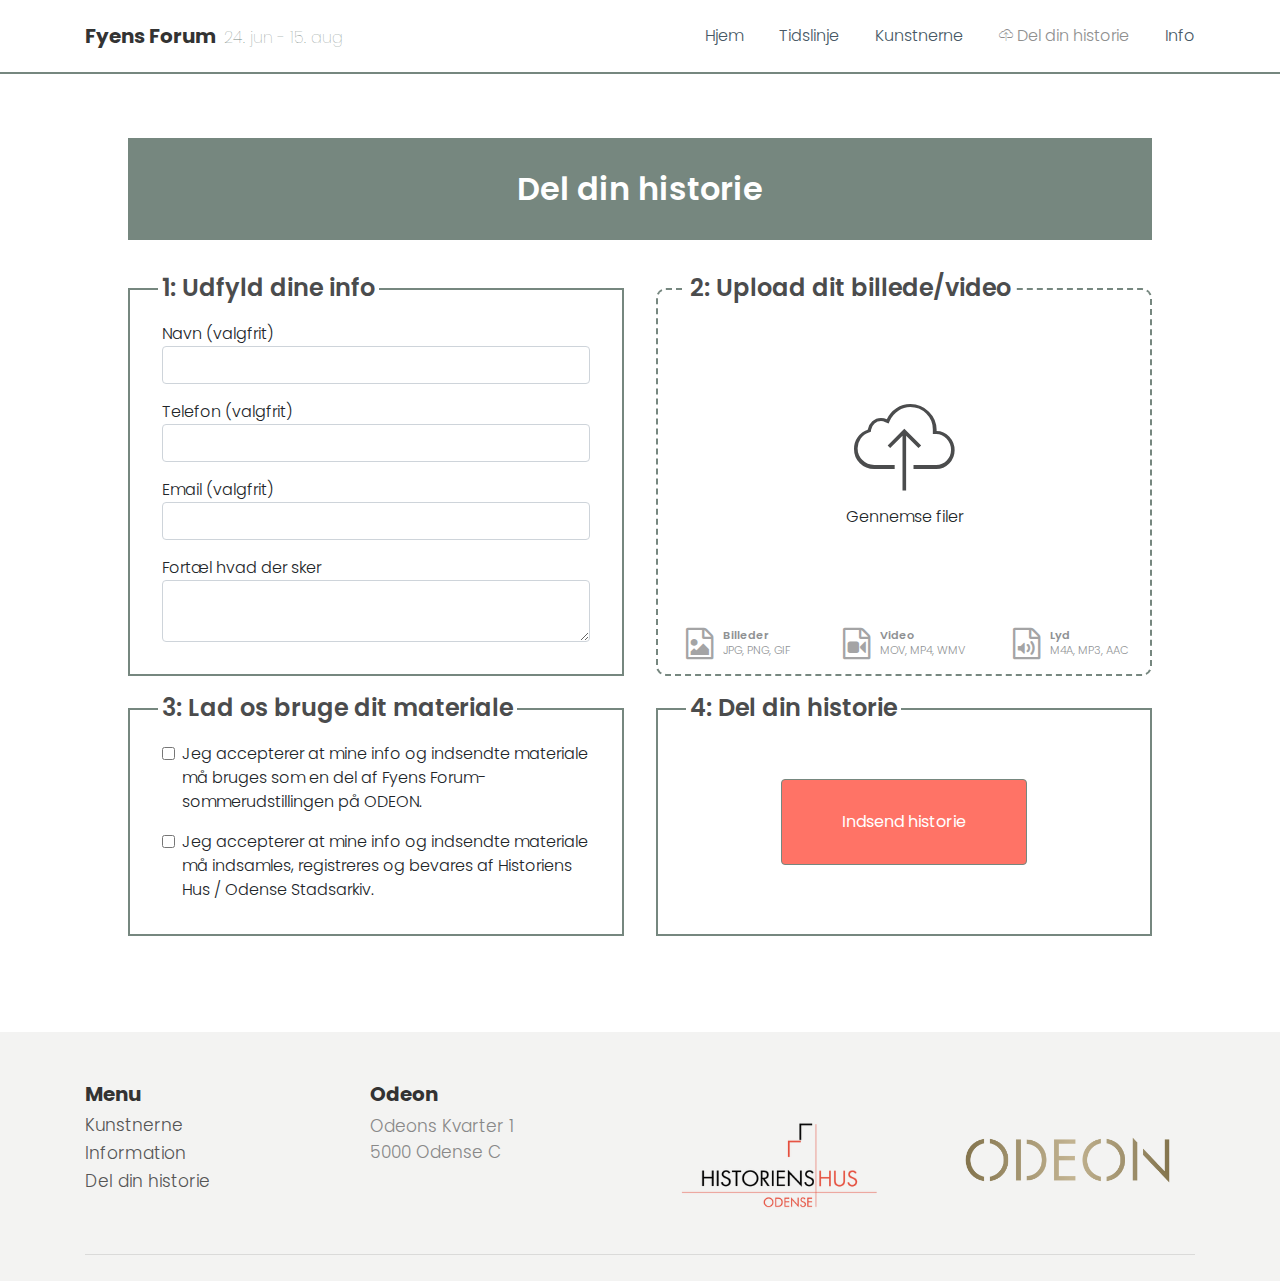
<file: delhistorie.html>
<!DOCTYPE html>
<html>

<head>
    <meta charset="utf-8">
    <meta name="viewport" content="width=device-width, initial-scale=1.0, shrink-to-fit=no">
    <title>Del din historie | Fyens Forum</title>
    <meta name="description" content="Den 24. juni 2019 kl. 15.30 åbner ODEON i samarbejde med Historiens Hus dørene op for udstillingen, der hylder Fyens Forum, Odenses største udstillingssted i perioden 1936 til 1978.">
    <meta property="og:image" content="assets/img/hero_image.png">
    <meta property="og:type" content="website">
    <link rel="stylesheet" href="assets/bootstrap/css/bootstrap.min.css">
    <link rel="stylesheet" href="assets/fonts/font-awesome.min.css">
    <link rel="stylesheet" href="assets/fonts/ionicons.min.css">
    <link rel="stylesheet" href="assets/fonts/simple-line-icons.min.css">
    <link rel="stylesheet" href="https://fonts.googleapis.com/css?family=Poppins:300,400,600">
    <link rel="stylesheet" href="assets/css/Footer.css">
    <link rel="stylesheet" href="assets/css/kunstnere-tidslinje-component.css">
    <link rel="stylesheet" href="assets/css/Navigation-Clean.css">
    <link rel="stylesheet" href="assets/css/styles.css">
    <link rel="stylesheet" href="assets/css/timeline.css">
</head>

<body>
    <nav class="navbar navbar-light navbar-expand-md sticky-top navigation-clean">
        <div class="container"><a class="navbar-brand" href="index.html">Fyens Forum&nbsp;<span class="d-block float-right" style="font-weight: 100;color: #76877F;margin-left: 4px;font-size: 16px;margin-top: 5px;">24. jun - 15. aug</span></a><button data-toggle="collapse" class="navbar-toggler"
                data-target="#navcol-1"><span class="sr-only">Toggle navigation</span><span class="navbar-toggler-icon"></span></button>
            <div class="collapse navbar-collapse" id="navcol-1">
                <ul class="nav navbar-nav ml-auto">
                    <li class="nav-item" role="presentation"><a class="nav-link" href="index.html">Hjem</a></li>
                    <li class="nav-item" role="presentation"><a class="nav-link" href="udstillingen.html">Tidslinje</a></li>
                    <li class="nav-item" role="presentation"><a class="nav-link" href="kunstnerne.html">Kunstnerne</a></li>
                    <li class="nav-item" role="presentation"><a class="nav-link active" href="delhistorie.html">Del din historie<i class="icon ion-ios-cloud-upload-outline float-left" style="margin-right: 4px;"></i></a></li>
                    <li class="nav-item" role="presentation"><a class="nav-link" href="info.html">Info</a></li>
                </ul>
            </div>
        </div>
    </nav>
    <main>
        <section style="margin: 0 10%;clear: both;">
            <h2 class="text-center heading-block">Del din historie</h2>
            <div class="row">
                <div class="col"></div>
                <div class="col"></div>
            </div>
            <form id="historie-form" action="upload.php" method="post" enctype="multipart/form-data">
                <div class="form-group">
                    <div class="form-row">
                        <div class="col left-col">
                            <div class="form-input-fields">
                                <h3 class="fieldset-heading">1: Udfyld dine info</h3>
                                <p style="margin: 0;">Navn (valgfrit)</p><input class="form-control" type="text" name="navn">
                                <p style="margin: 16px 0 0 0;">Telefon (valgfrit)</p><input class="form-control" type="text" name="telefon" inputmode="tel" minlength="8">
                                <p style="margin: 16px 0 0 0;">Email (valgfrit)</p><input class="form-control" type="text" inputmode="email" name="email">
                                <p style="margin: 16px 0 0 0;">Fortæl hvad der sker</p><textarea class="form-control" name="tekst" required=""></textarea></div>
                        </div>
                        <div class="col right-col">
                            <div class="d-inline-block" id="upload-field"><input class="d-xl-flex justify-content-xl-center" type="file" id="fil-input" name="fileToUpload" accept="image/*, video/*, audio/*" value="Vælg fil">
                                <h3 class="fieldset-heading">2: Upload dit billede/video</h3><i class="icon ion-ios-cloud-upload-outline d-xl-flex justify-content-xl-center" id="icon-cloud-upload"></i>
                                <p class="text-center" id="gennemse-filer">Gennemse filer</p>
                                <p id="upload-klar-besked"></p>
                                <div class="form-row" id="filtype-ikoner">
                                    <div class="col d-xl-flex justify-content-xl-center"><i class="fa fa-file-photo-o"></i>
                                        <p class="text-left"><strong>Billeder</strong><br>JPG, PNG, GIF</p>
                                    </div>
                                    <div class="col d-xl-flex justify-content-xl-center"><i class="fa fa-file-video-o"></i>
                                        <p class="text-left" style="float:left;"><strong>Video</strong><br>MOV, MP4, WMV</p>
                                    </div>
                                    <div class="col d-xl-flex justify-content-xl-center"><i class="fa fa-file-audio-o"></i>
                                        <p class="text-left"><strong>Lyd</strong><br>M4A, MP3, AAC</p>
                                    </div>
                                </div>
                            </div>
                        </div>
                    </div>
                    <div class="form-row">
                        <div class="col left-col">
                            <div class="form-input-fields">
                                <h3 class="fieldset-heading">3: Lad os bruge dit materiale</h3>
                                <div class="form-check"><input class="form-check-input" type="checkbox" id="formCheck-1" required=""><label class="form-check-label" for="formCheck-1">Jeg accepterer at mine info og indsendte materiale må bruges som en del af Fyens Forum-sommerudstillingen på ODEON.</label></div>
                                <div
                                    class="form-check" style="margin-top: 16px;"><input class="form-check-input" type="checkbox" id="formCheck-2"><label class="form-check-label" for="formCheck-2">Jeg accepterer at mine info og indsendte materiale må indsamles, registreres og bevares af Historiens Hus / Odense Stadsarkiv.&nbsp;</label></div>
                        </div>
                    </div>
                    <div class="col right-col">
                        <div class="d-xl-flex align-items-xl-center form-input-fields" style="height: 100%;">
                            <h3 class="fieldset-heading">4: Del din historie</h3><button class="btn btn-primary d-xl-flex justify-content-xl-center" id="del-historie-knap" type="submit" name="submit">Indsend historie</button></div>
                    </div>
                </div>
                </div>
                <div id="terms-wrapper">
                    <div class="form-row d-xl-flex justify-content-xl-center"></div>
                </div>
            </form>
        </section>
    </main>
    <footer class="page-footer">
        <div class="container">
            <div class="row">
                <div class="col-6 col-md-3 col-lg-3">
                    <h4>Menu</h4>
                    <ul class="footer-links">
                        <li><a href="kunstnerne.html" style="font-size: 17px;">Kunstnerne</a></li>
                        <li><a href="info.html" style="font-size: 17px;">Information</a></li>
                        <li><a href="delhistorie.html" style="font-size: 17px;">Del din historie</a></li>
                    </ul>
                </div>
                <div class="col-6 col-md-3 col-lg-3">
                    <h4>Odeon</h4>
                    <p style="font-size: 17px;">Odeons Kvarter 1<br>5000 Odense C<br></p>
                </div>
                <div class="col-6 col-md-3 col-lg-3" style="background-size: cover;background-repeat: no-repeat;background-position: center;background-image: url(&quot;assets/img/historiens_hus.png&quot;);">
                    <ul class="footer-links"></ul>
                </div>
                <div class="col-6 col-md-3 col-lg-3" style="background-position: center;background-size: contain;background-repeat: no-repeat;background-image: url(&quot;assets/img/Odeon_Logo2015_RGB_Main.png&quot;);">
                    <ul class="footer-links"></ul>
                </div>
            </div>
            <hr>
        </div><script language='javascript'>
   /*
    const selectedFile = document.getElementById('fil-input').files[0].name;
    alert(selectedFile);
    
    
    function myFunction(val) {
     alert("The input value has changed. The new value is: " + val);
      }
    */
    var fileInput = document.getElementById('fil-input'),
        besked = document.getElementById('upload-klar-besked');
        fileInput.addEventListener("change", upload_besked);
    
    function upload_besked() {
        besked.style.opacity = '1';
          // Use a regular expression to pull the file name only
        var fileName = fileInput.value.split(/(\\|\/)/g).pop();
        besked.innerHTML = "Filen ''" + fileName + "'' er klar til upload!";
    }
    
    /* document.getElementById('fil-input') */
</script></footer>
    <script src="assets/js/jquery.min.js"></script>
    <script src="assets/bootstrap/js/bootstrap.min.js"></script>
</body>

</html>
</file>
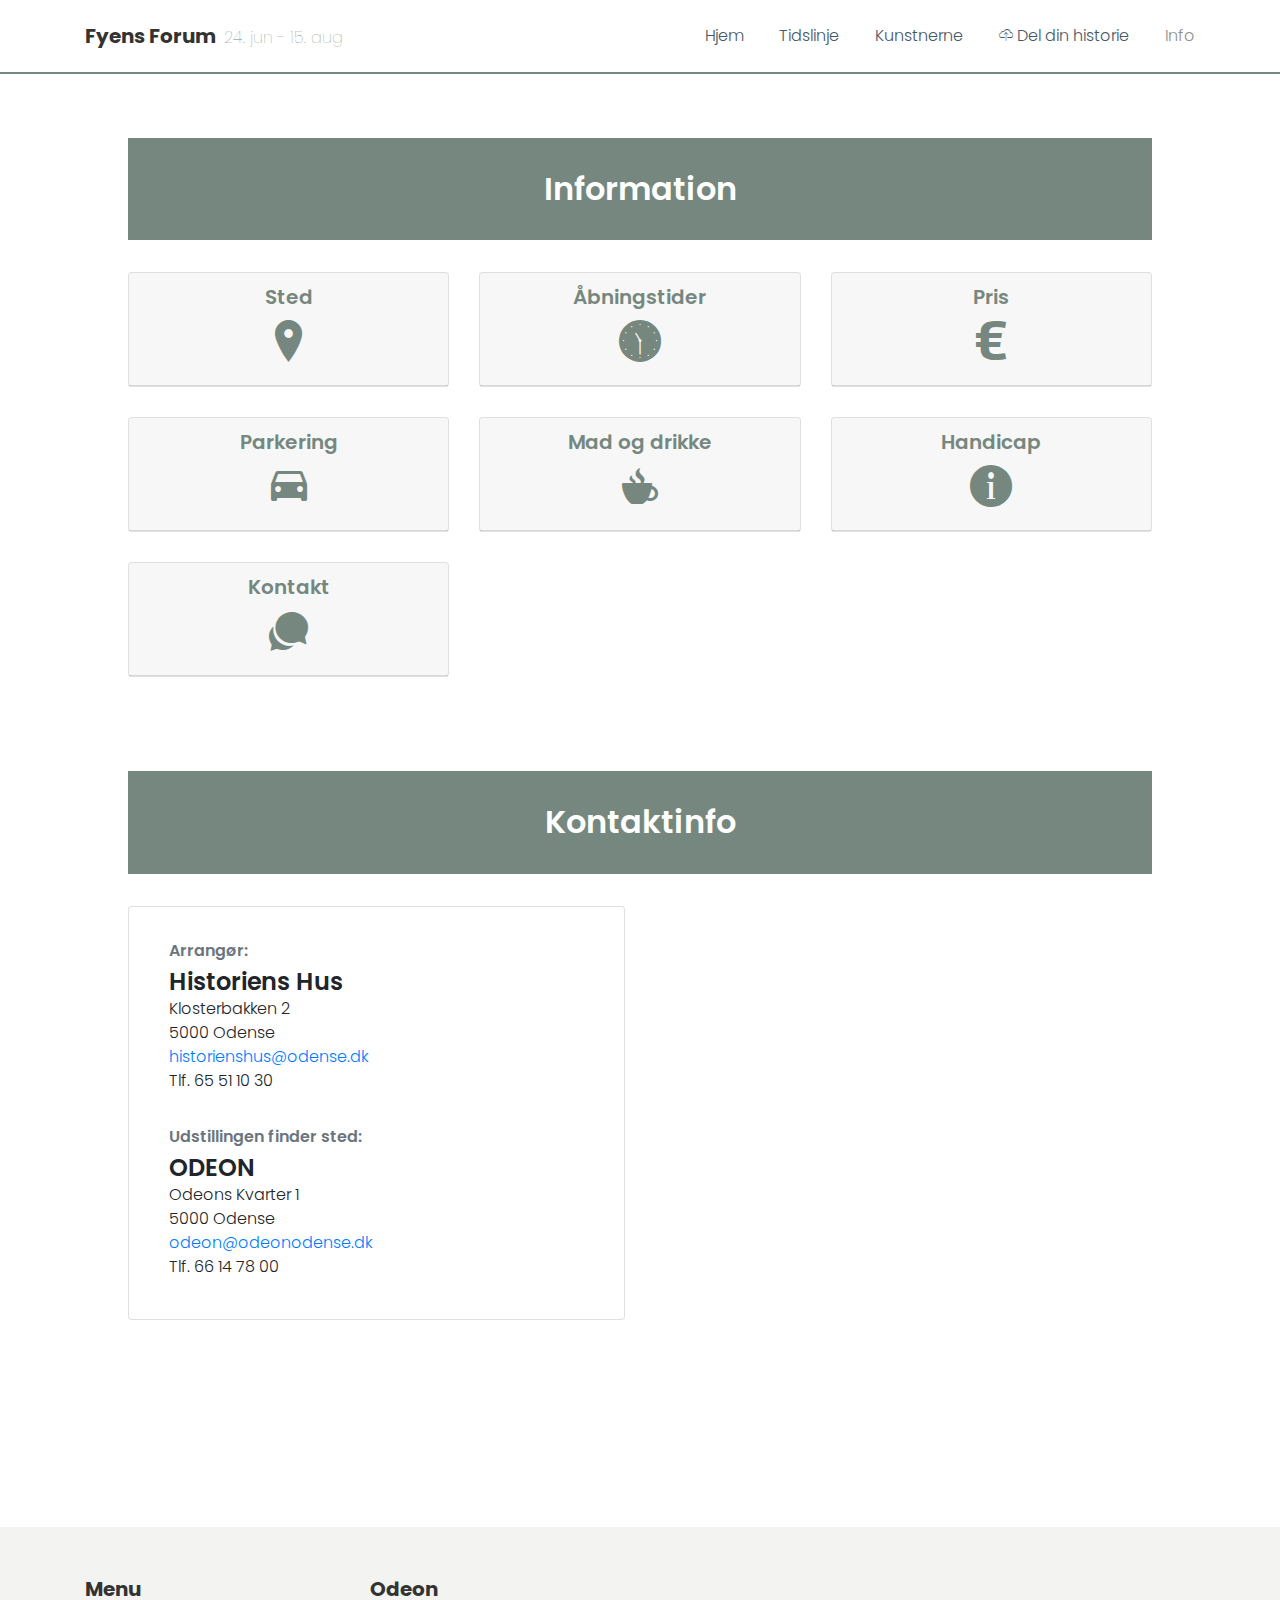
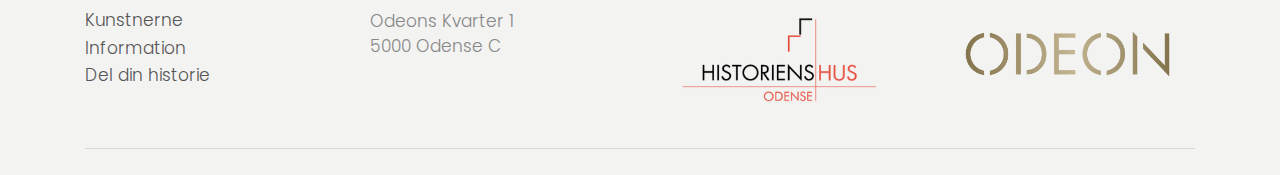
<file: info.html>
<!DOCTYPE html>
<html>

<head>
    <meta charset="utf-8">
    <meta name="viewport" content="width=device-width, initial-scale=1.0, shrink-to-fit=no">
    <title>Info | Fyens Forum</title>
    <meta property="og:type" content="website">
    <meta name="description" content="Den 24. juni 2019 kl. 15.30 åbner ODEON i samarbejde med Historiens Hus dørene op for udstillingen, der hylder Fyens Forum, Odenses største udstillingssted i perioden 1936 til 1978.">
    <meta property="og:image" content="assets/img/hero_image.png">
    <link rel="stylesheet" href="assets/bootstrap/css/bootstrap.min.css">
    <link rel="stylesheet" href="assets/fonts/font-awesome.min.css">
    <link rel="stylesheet" href="assets/fonts/ionicons.min.css">
    <link rel="stylesheet" href="assets/fonts/simple-line-icons.min.css">
    <link rel="stylesheet" href="https://fonts.googleapis.com/css?family=Poppins:300,400,600">
    <link rel="stylesheet" href="assets/css/Footer.css">
    <link rel="stylesheet" href="assets/css/kunstnere-tidslinje-component.css">
    <link rel="stylesheet" href="assets/css/Navigation-Clean.css">
    <link rel="stylesheet" href="assets/css/styles.css">
    <link rel="stylesheet" href="assets/css/timeline.css">
</head>

<body>
    <nav class="navbar navbar-light navbar-expand-md sticky-top navigation-clean">
        <div class="container"><a class="navbar-brand" href="index.html">Fyens Forum&nbsp;<span class="d-block float-right" style="font-weight: 100;color: #76877F;margin-left: 4px;font-size: 16px;margin-top: 5px;">24. jun - 15. aug</span></a><button data-toggle="collapse" class="navbar-toggler"
                data-target="#navcol-1"><span class="sr-only">Toggle navigation</span><span class="navbar-toggler-icon"></span></button>
            <div class="collapse navbar-collapse" id="navcol-1">
                <ul class="nav navbar-nav ml-auto">
                    <li class="nav-item" role="presentation"><a class="nav-link" href="index.html">Hjem</a></li>
                    <li class="nav-item" role="presentation"><a class="nav-link" href="udstillingen.html">Tidslinje</a></li>
                    <li class="nav-item" role="presentation"><a class="nav-link" href="kunstnerne.html">Kunstnerne</a></li>
                    <li class="nav-item" role="presentation"><a class="nav-link" href="delhistorie.html">Del din historie<i class="icon ion-ios-cloud-upload-outline float-left" style="margin-right: 4px;"></i></a></li>
                    <li class="nav-item" role="presentation"><a class="nav-link active" href="info.html">Info</a></li>
                </ul>
            </div>
        </div>
    </nav>
    <main>
        <section style="margin: 0 10%;clear: both;">
            <h2 class="text-center heading-block">Information</h2>
            <div class="row text-center" id="faq-row">
                <div class="col">
                    <div role="tablist" id="accordion-1">
                        <div class="card">
                            <div class="card-header" role="tab">
                                <h5 class="mb-0"><a data-toggle="collapse" aria-expanded="false" aria-controls="accordion-1 .item-1" href="div#accordion-1 .item-1">Sted<i class="icon ion-ios-location d-xl-flex justify-content-xl-center"></i></a></h5>
                            </div>
                            <div class="collapse item-1" role="tabpanel" data-parent="#accordion-1">
                                <div class="card-body">
                                    <p class="card-text text-left">Udstillingen finder sted i ODEON.<br>Odeons Kvarter 1, 5000 Odense.</p>
                                </div>
                            </div>
                        </div>
                    </div>
                    <div role="tablist" id="accordion-5">
                        <div class="card">
                            <div class="card-header" role="tab">
                                <h5 class="mb-0"><a data-toggle="collapse" aria-expanded="false" aria-controls="accordion-5 .item-1" href="div#accordion-5 .item-1">Parkering<i class="icon ion-android-car d-xl-flex justify-content-xl-center"></i></a></h5>
                            </div>
                            <div class="collapse item-1" role="tabpanel" data-parent="#accordion-5">
                                <div class="card-body">
                                    <p class="card-text text-left">Under ODEON findes der en døgnåben parkeringskælder med direkte opgang til huset. Parkering koster&nbsp;12 kr. per time, mandag – fredag 9.00 til 18.00 og lørdag 9.00 til 14.00.<br><a class="d-xl-flex justify-content-xl-center"
                                            href="https://odeonodense.dk/om-odeon/parkering/" target="_blank">MERE INFO</a></p>
                                </div>
                            </div>
                        </div>
                    </div>
                    <div role="tablist" id="accordion-7">
                        <div class="card">
                            <div class="card-header" role="tab">
                                <h5 class="mb-0"><a data-toggle="collapse" aria-expanded="false" aria-controls="accordion-7 .item-1" href="div#accordion-7 .item-1">Kontakt<i class="icon ion-chatbubbles d-xl-flex justify-content-xl-center"></i></a></h5>
                            </div>
                            <div class="collapse item-1" role="tabpanel" data-parent="#accordion-7">
                                <div class="card-body">
                                    <p class="card-text">Har du brug for at komme i kontakt med Historiens Hus eller ODEON? Du finder kontaktinformationer længere nede på siden.</p>
                                </div>
                            </div>
                        </div>
                    </div>
                </div>
                <div class="col">
                    <div class="row">
                        <div class="col">
                            <div role="tablist" id="accordion-3">
                                <div class="card">
                                    <div class="card-header" role="tab">
                                        <h5 class="mb-0"><a data-toggle="collapse" aria-expanded="false" aria-controls="accordion-3 .item-1" href="div#accordion-3 .item-1">Åbningstider<i class="icon ion-ios-time d-xl-flex justify-content-xl-center"></i></a></h5>
                                    </div>
                                    <div class="collapse item-1" role="tabpanel" data-parent="#accordion-3">
                                        <div class="card-body">
                                            <p class="card-text text-left">ODEON har åbent alle dage inkl. weekenderne fra kl. 10 - 22.</p>
                                        </div>
                                    </div>
                                </div>
                            </div>
                            <div role="tablist" id="accordion-4">
                                <div class="card">
                                    <div class="card-header" role="tab">
                                        <h5 class="mb-0"><a data-toggle="collapse" aria-expanded="false" aria-controls="accordion-4 .item-1" href="div#accordion-4 .item-1">Mad og drikke<i class="icon ion-coffee d-xl-flex justify-content-xl-center"></i></a></h5>
                                    </div>
                                    <div class="collapse item-1" role="tabpanel" data-parent="#accordion-4">
                                        <div class="card-body">
                                            <p class="card-text text-left">Mad og drikke kan købes i stueetagen i Café ODEON Social, i caféens åbningstider kl. 10 - 22.<br>Det er ikke tilladt selv at medbringe egne mad og drikkevarer ind i ODEON.<br><a class="d-xl-flex justify-content-xl-center"
                                                    href="https://odeonodense.dk/om-odeon/parkering/" target="_blank">MERE INFO</a></p>
                                        </div>
                                    </div>
                                </div>
                            </div>
                        </div>
                    </div>
                </div>
                <div class="col">
                    <div role="tablist" id="accordion-2">
                        <div class="card">
                            <div class="card-header" role="tab">
                                <h5 class="mb-0"><a data-toggle="collapse" aria-expanded="false" aria-controls="accordion-2 .item-1" href="div#accordion-2 .item-1">Pris<i class="icon ion-social-euro d-xl-flex justify-content-xl-center"></i></a></h5>
                            </div>
                            <div class="collapse item-1" role="tabpanel" data-parent="#accordion-2">
                                <div class="card-body">
                                    <p class="card-text text-left">Udstillingen er gratis for alle.<br></p>
                                </div>
                            </div>
                        </div>
                    </div>
                    <div role="tablist" id="accordion-6">
                        <div class="card">
                            <div class="card-header" role="tab">
                                <h5 class="mb-0"><a data-toggle="collapse" aria-expanded="false" aria-controls="accordion-6 .item-1" href="div#accordion-6 .item-1">Handicap<i class="icon ion-information-circled d-xl-flex justify-content-xl-center"></i></a></h5>
                            </div>
                            <div class="collapse item-1" role="tabpanel" data-parent="#accordion-6">
                                <div class="card-body">
                                    <p class="card-text text-left">I underetagen findes ODEONs parkeringspladser, der i alt har 8 handicap p-pladser. Det er også muligt at benytte sig af handicapparkering ved siden af Radisson Blu H. C. Andersen Hotel.<a class="d-xl-flex justify-content-xl-center"
                                            href="https://odeonodense.dk/om-odeon/parkering/" target="_blank">MERE INFO</a></p>
                                </div>
                            </div>
                        </div>
                    </div>
                </div>
            </div>
        </section>
        <section style="margin: 0 10%;clear: both;">
            <h2 class="text-center heading-block">Kontaktinfo</h2>
            <div class="row">
                <div class="col">
                    <div class="card">
                        <div class="card-body" style="padding: 40px;">
                            <h6 class="text-muted card-subtitle mb-2" style="padding-bottom: 0;margin-bottom: 0;"><strong>Arrangør:</strong></h6>
                            <h4 class="card-title" style="margin-bottom: 0;">Historiens Hus</h4>
                            <p class="card-text" style="margin-bottom: 40px;">Klosterbakken 2<br>5000 Odense<br><a class="d-xl-flex justify-content-xl-start" href="mailto:historienshus@odense.dk" target="_blank">historienshus@odense.dk</a>Tlf. 65 51 10 30</p>
                            <h6 class="text-muted card-subtitle mb-2"
                                style="margin-bottom: 0;padding-bottom: 0;"><strong>Udstillingen finder sted:</strong></h6>
                            <h4 class="card-title" style="margin-bottom: 0;">ODEON</h4>
                            <p class="card-text">Odeons Kvarter 1<br>5000 Odense<br><a class="d-xl-flex justify-content-xl-start" href="mailto:odeon@odeonodense.dk" target="_blank">odeon@odeonodense.dk</a>Tlf. 66 14 78 00</p>
                        </div>
                    </div>
                </div>
                <div class="col"><iframe allowfullscreen="" frameborder="0" src="https://www.google.com/maps/embed/v1/place?key=AIzaSyAe-jeqbFCTBabsrIbEP2Ja1FIDdU99g8E&amp;q=ODEON&amp;zoom=14" width="100%" height="550"></iframe></div>
            </div>
        </section>
    </main>
    <footer class="page-footer">
        <div class="container">
            <div class="row">
                <div class="col-6 col-md-3 col-lg-3">
                    <h4>Menu</h4>
                    <ul class="footer-links">
                        <li><a href="kunstnerne.html" style="font-size: 17px;">Kunstnerne</a></li>
                        <li><a href="info.html" style="font-size: 17px;">Information</a></li>
                        <li><a href="delhistorie.html" style="font-size: 17px;">Del din historie</a></li>
                    </ul>
                </div>
                <div class="col-6 col-md-3 col-lg-3">
                    <h4>Odeon</h4>
                    <p style="font-size: 17px;">Odeons Kvarter 1<br>5000 Odense C<br></p>
                </div>
                <div class="col-6 col-md-3 col-lg-3" style="background-size: cover;background-repeat: no-repeat;background-position: center;background-image: url(&quot;assets/img/historiens_hus.png&quot;);">
                    <ul class="footer-links"></ul>
                </div>
                <div class="col-6 col-md-3 col-lg-3" style="background-position: center;background-size: contain;background-repeat: no-repeat;background-image: url(&quot;assets/img/Odeon_Logo2015_RGB_Main.png&quot;);">
                    <ul class="footer-links"></ul>
                </div>
            </div>
            <hr>
        </div>
    </footer>
    <script src="assets/js/jquery.min.js"></script>
    <script src="assets/bootstrap/js/bootstrap.min.js"></script>
</body>

</html>
</file>
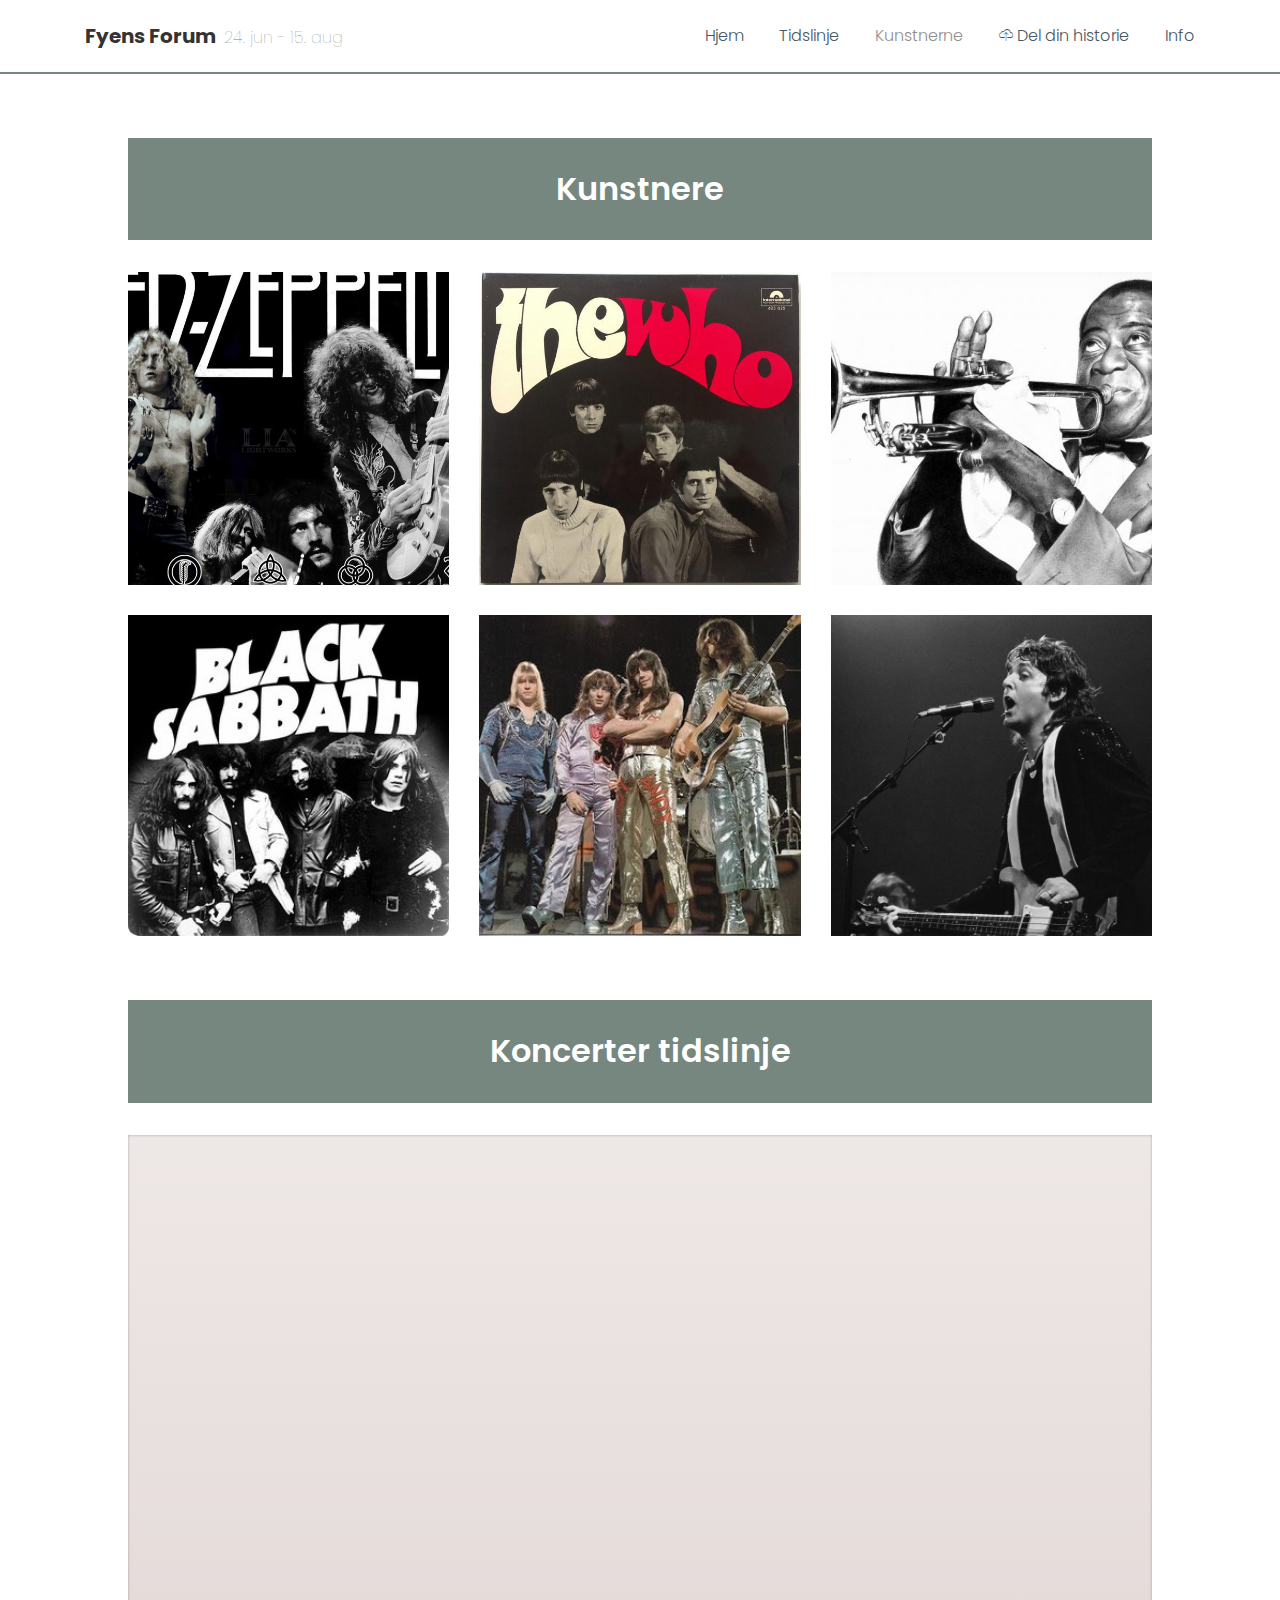
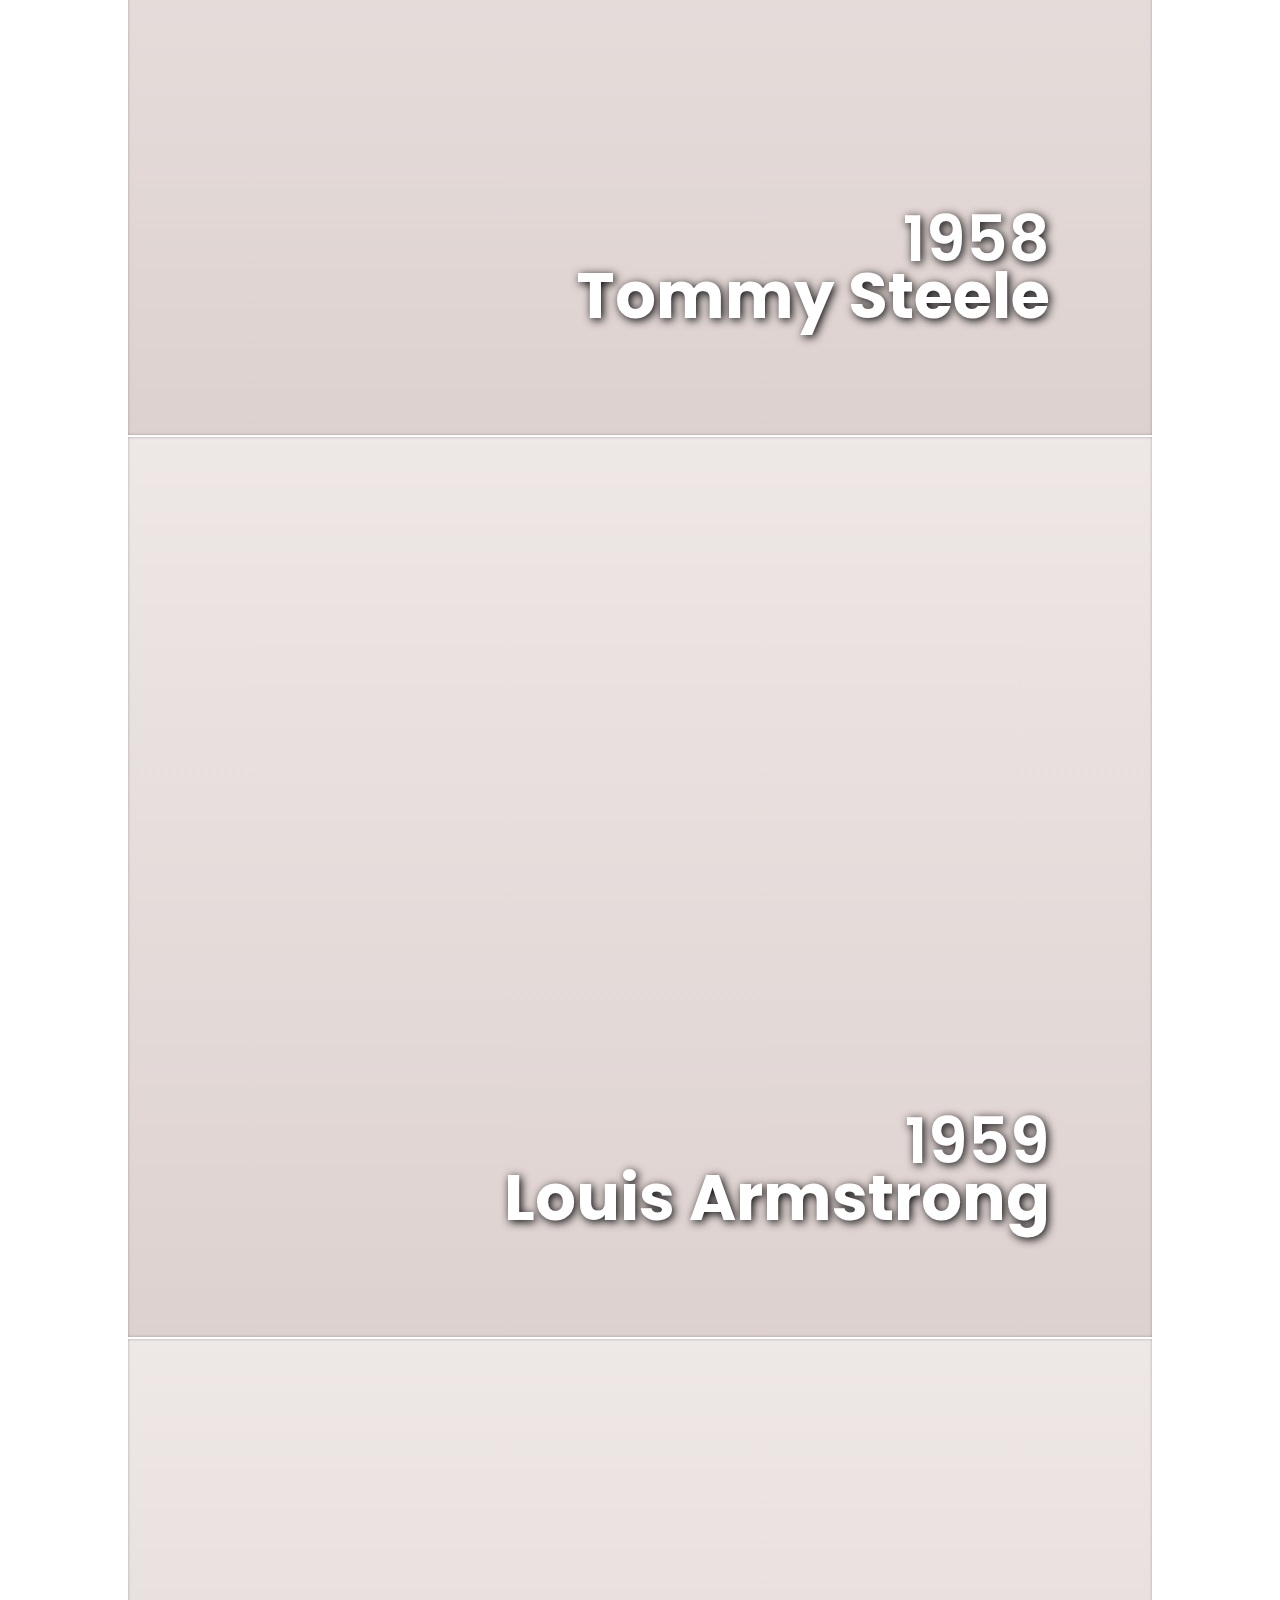
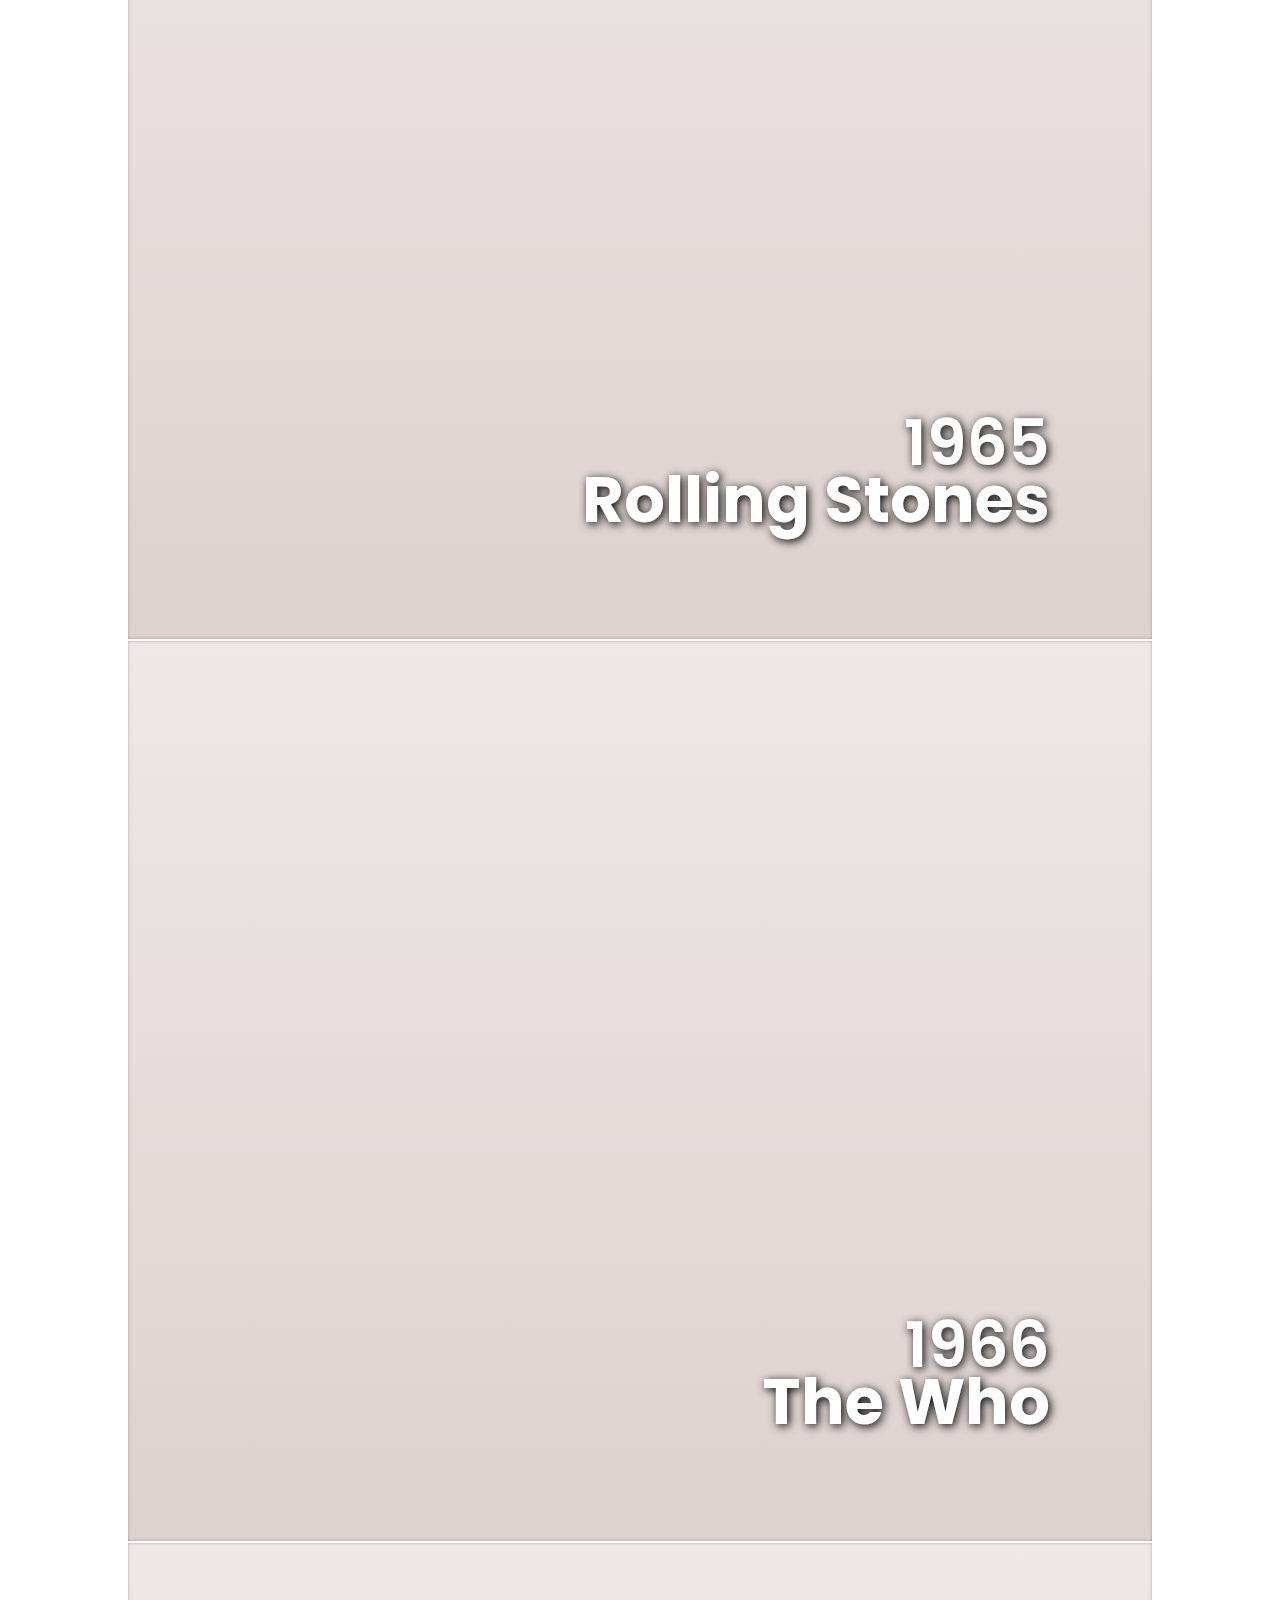
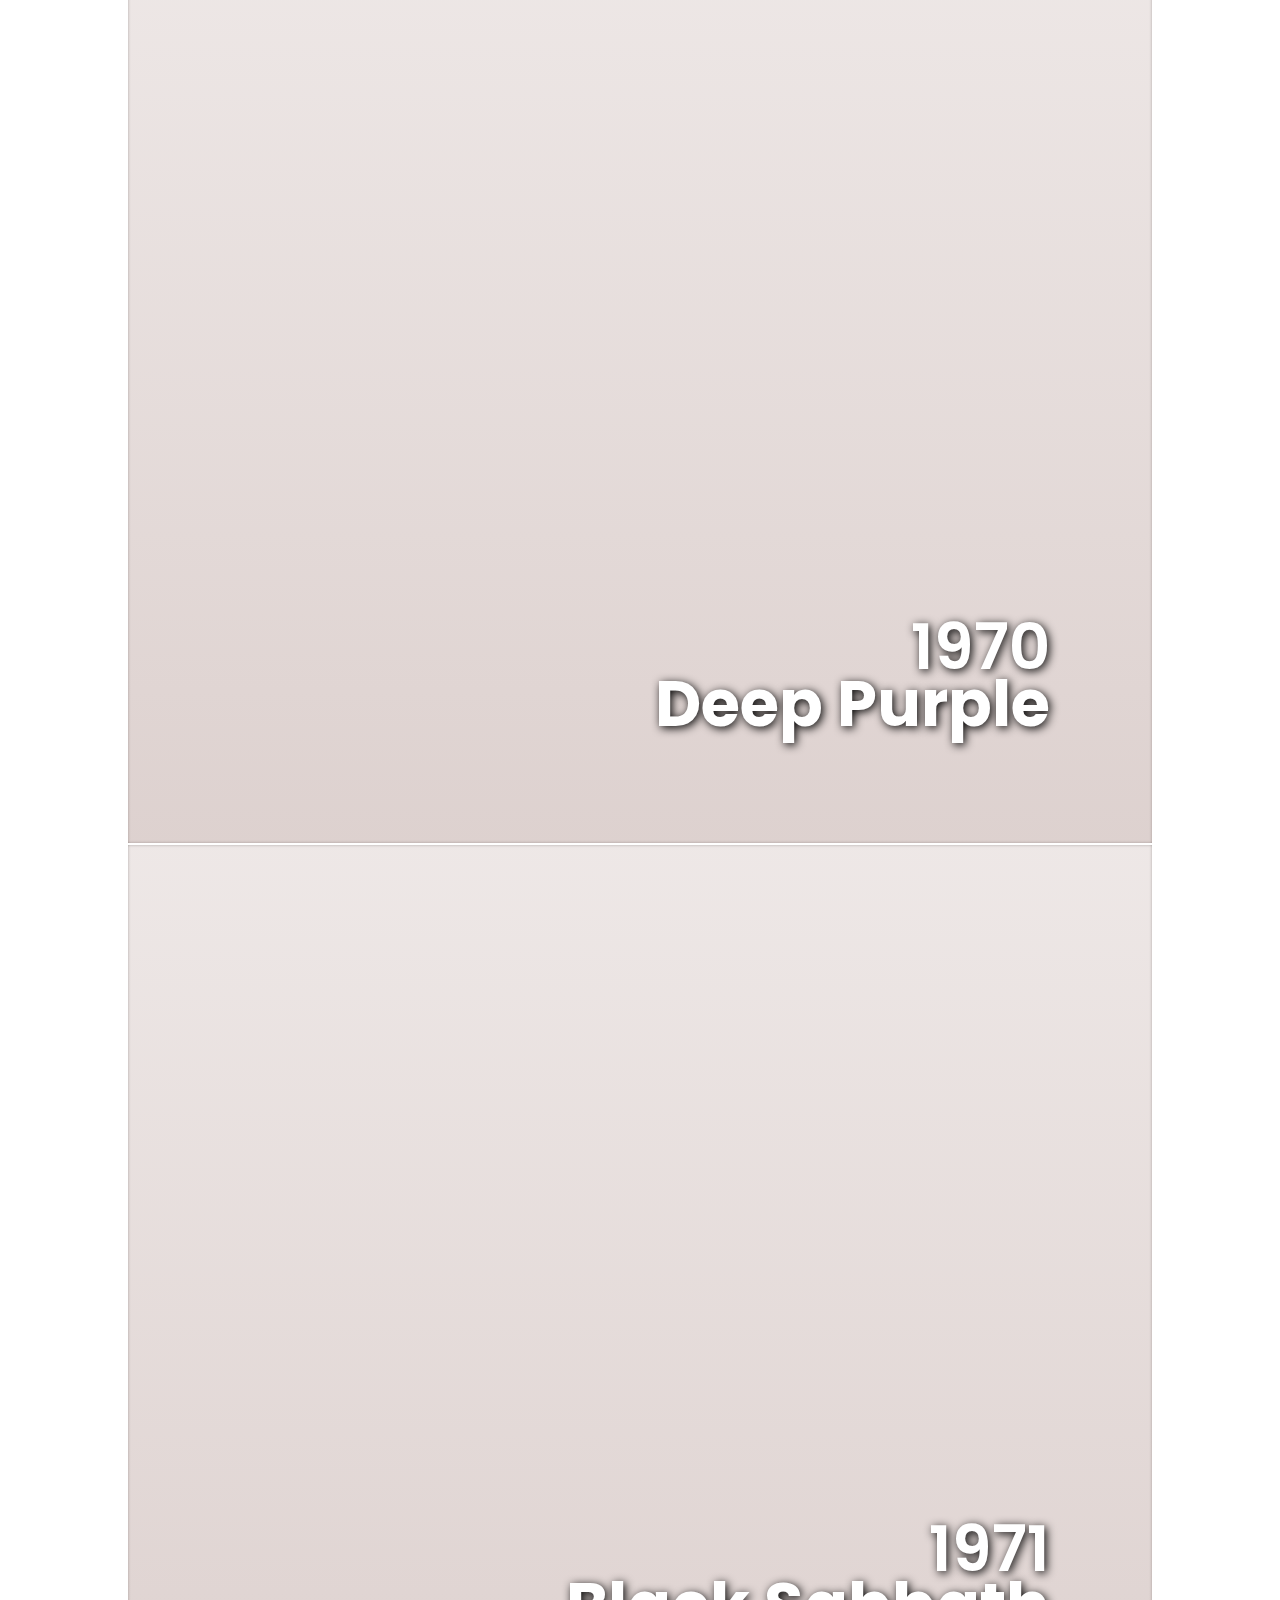
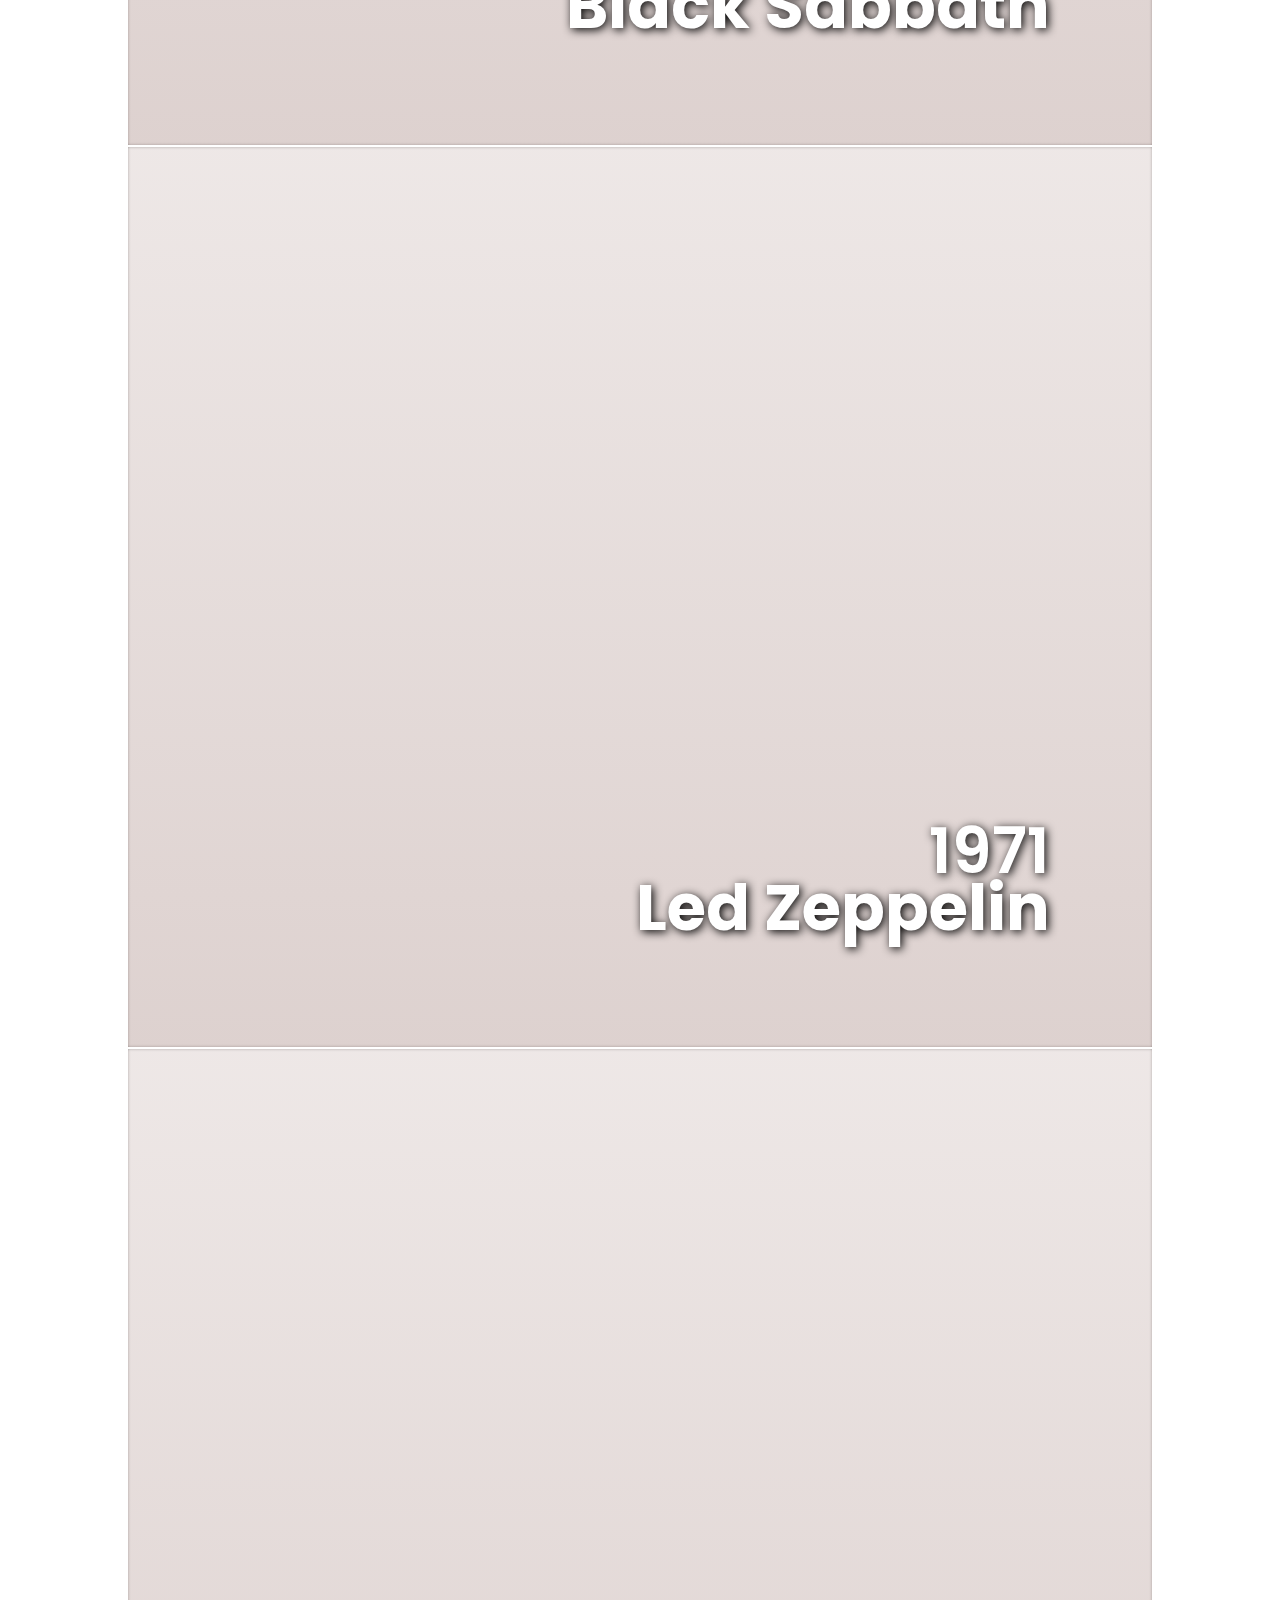
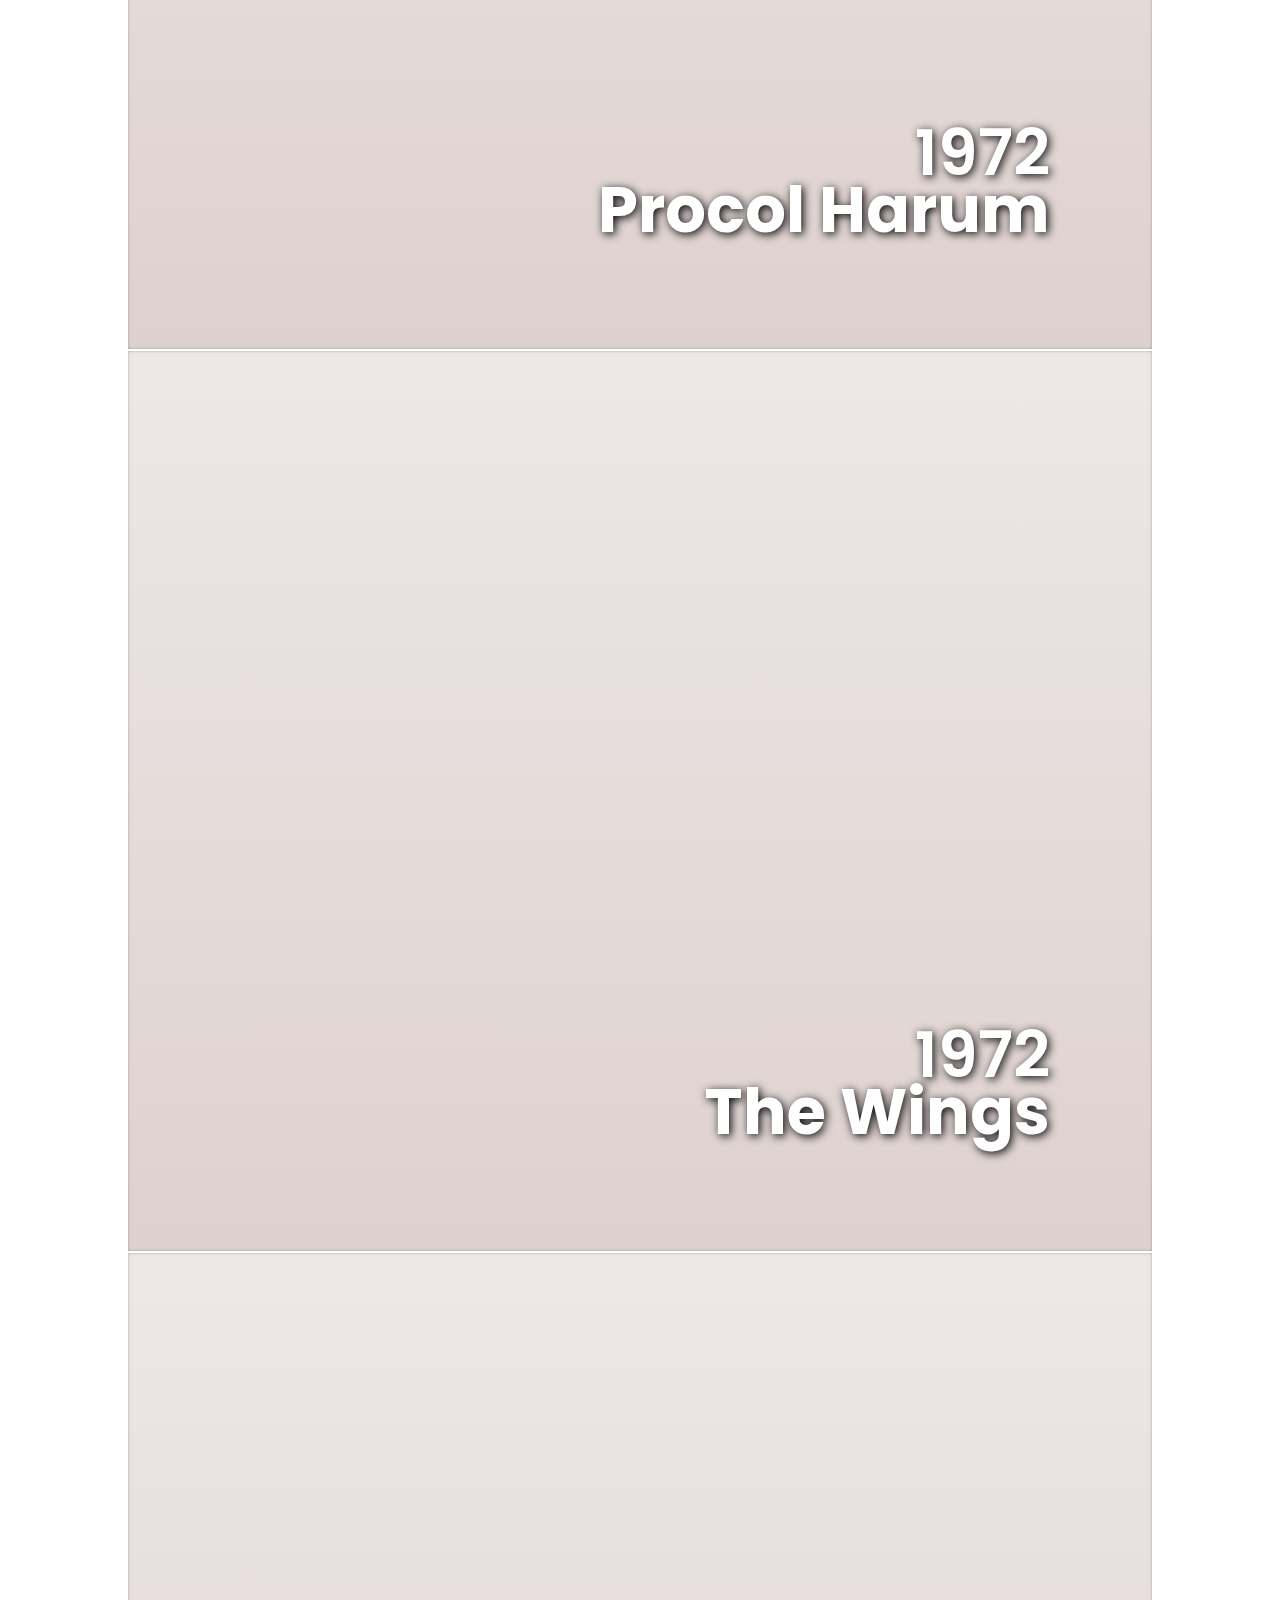
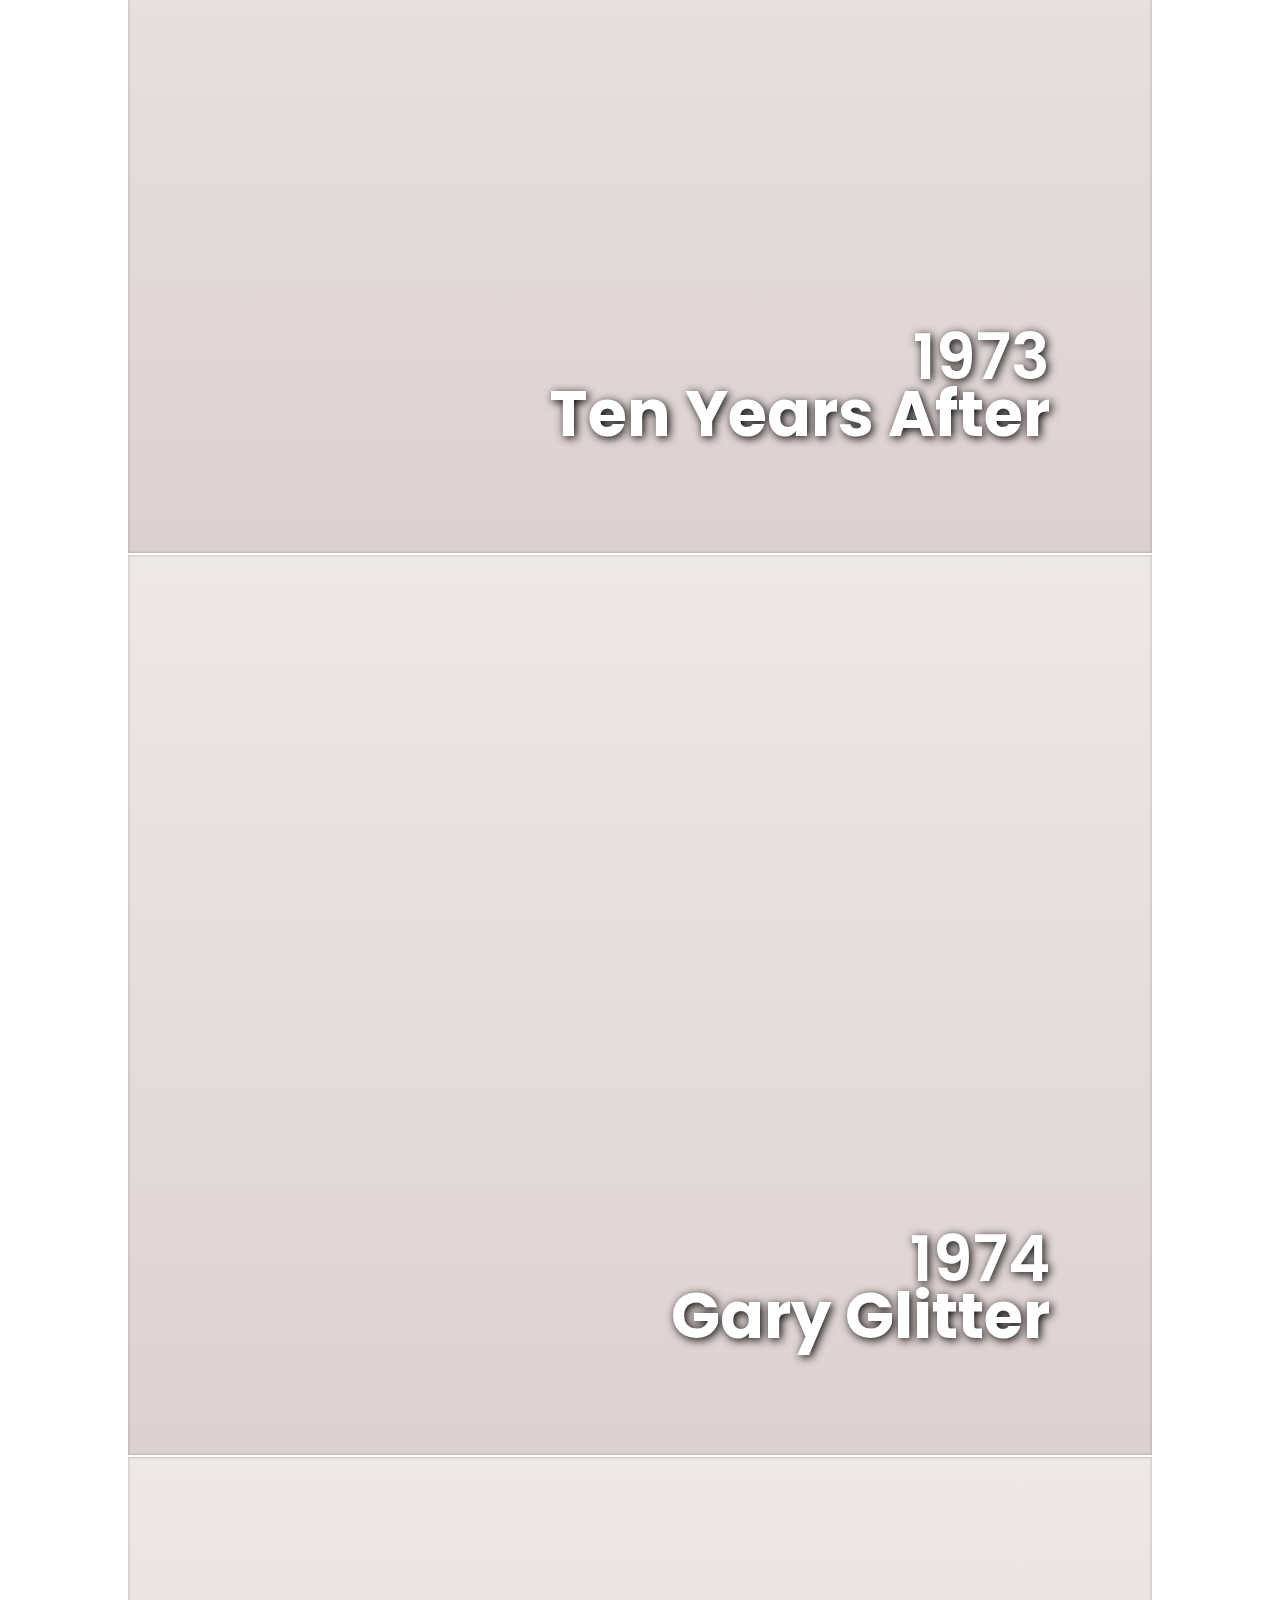
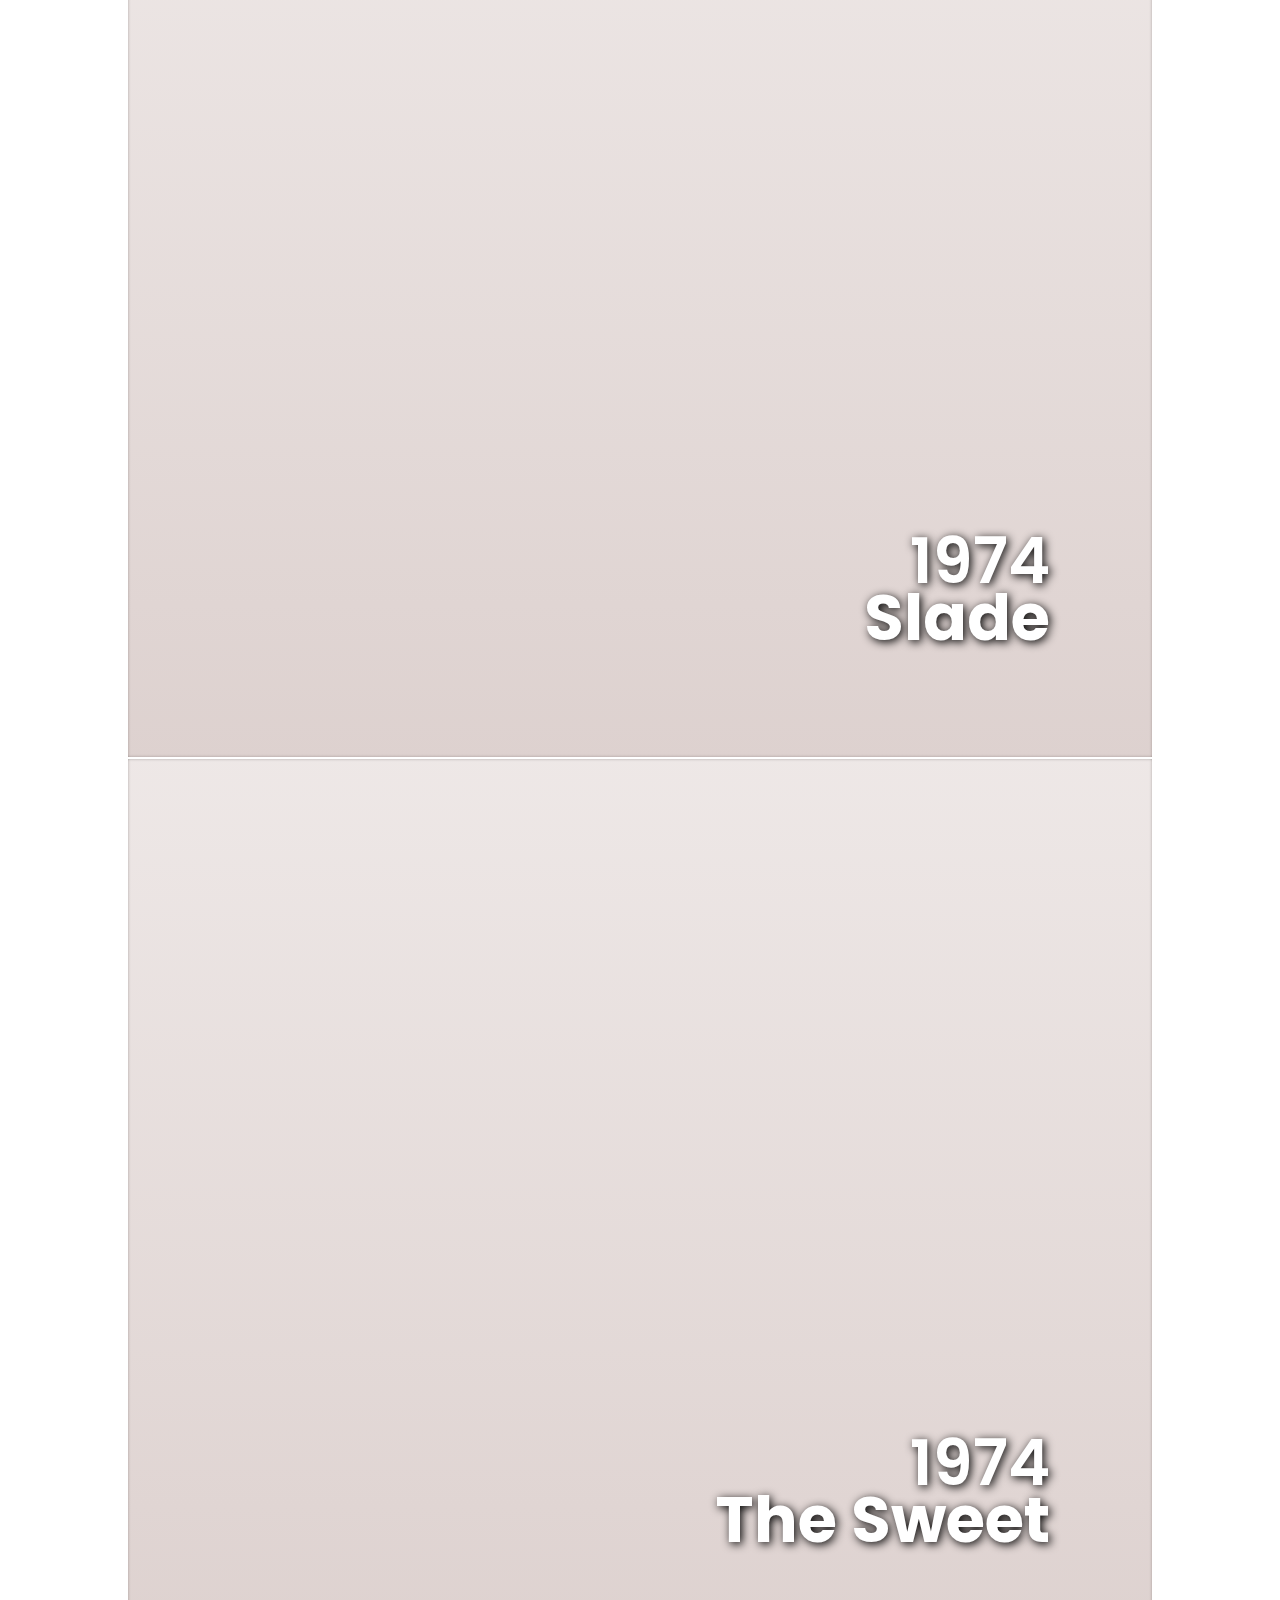
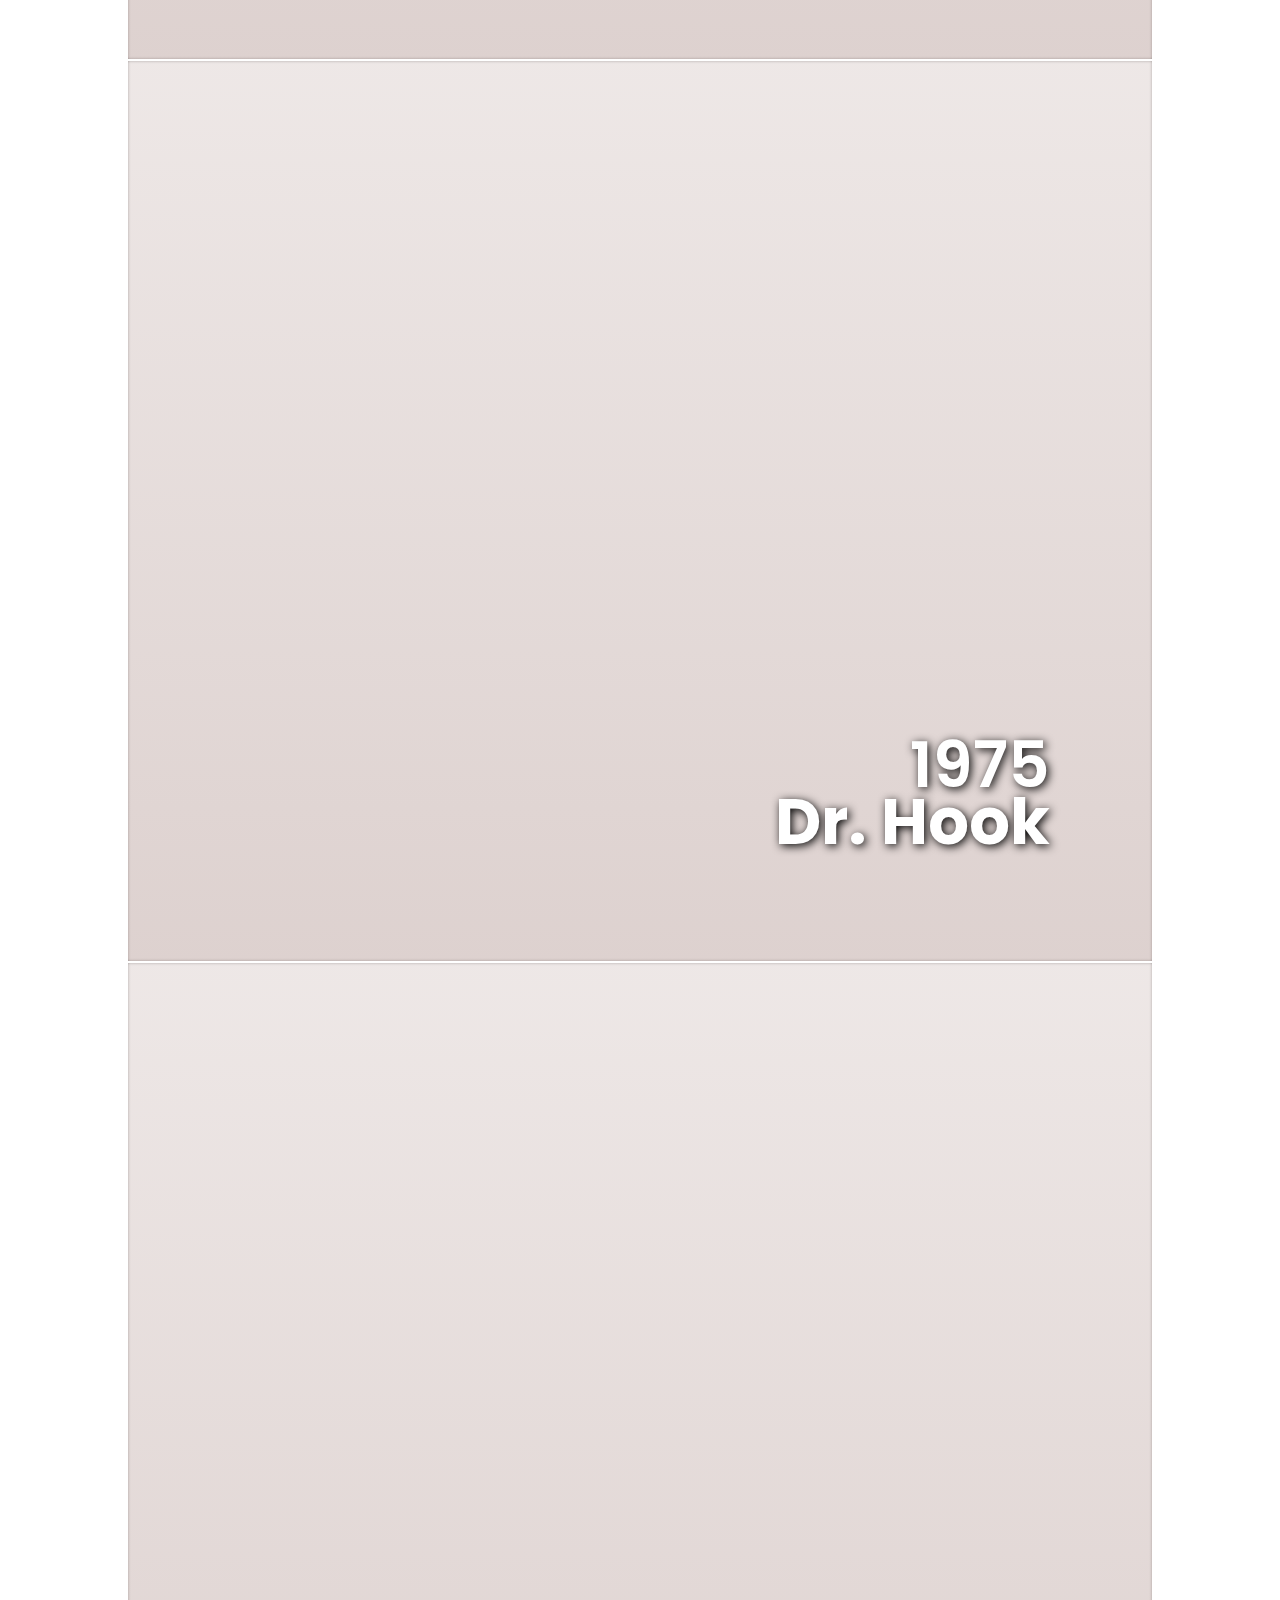
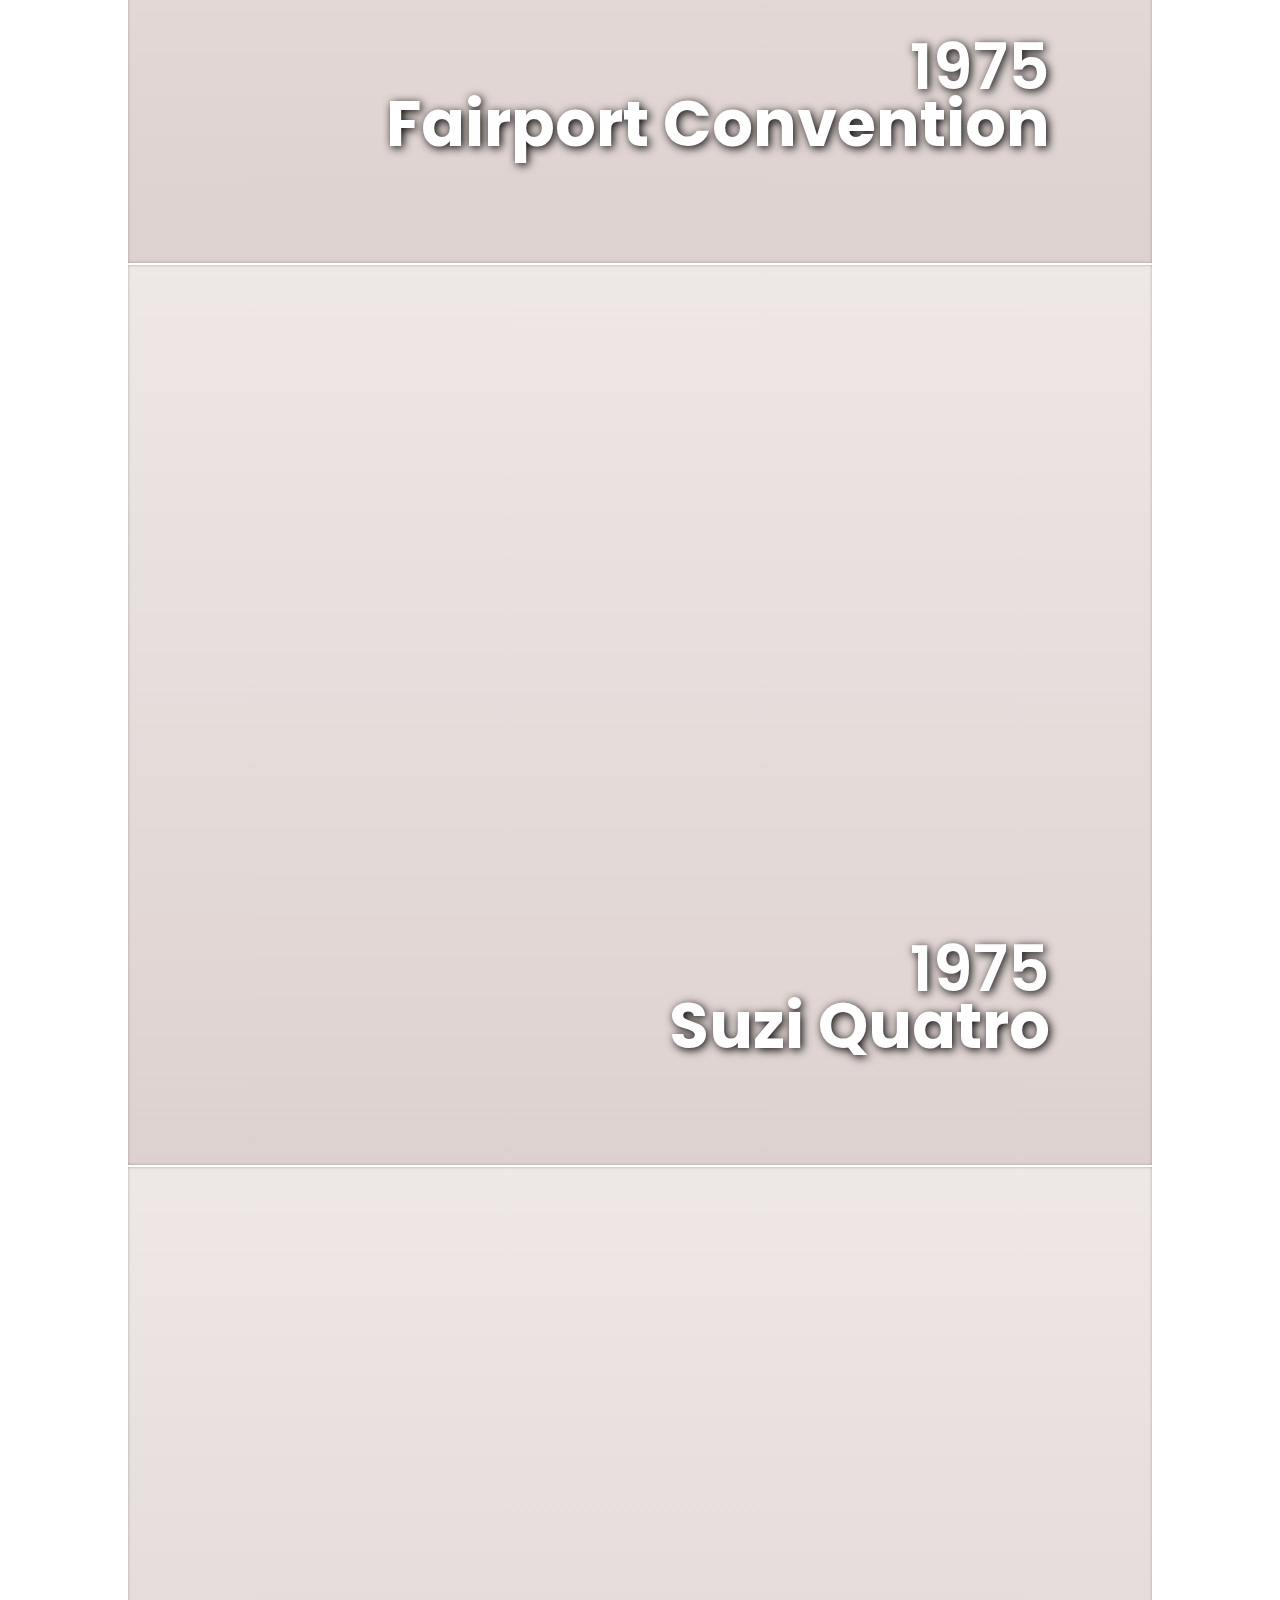
<file: kunstnerne.html>
<!DOCTYPE html>
<html>

<head>
    <meta charset="utf-8">
    <meta name="viewport" content="width=device-width, initial-scale=1.0, shrink-to-fit=no">
    <title>Kunstnerne | Fyens Forum</title>
    <meta property="og:type" content="website">
    <meta name="description" content="Den 24. juni 2019 kl. 15.30 åbner ODEON i samarbejde med Historiens Hus dørene op for udstillingen, der hylder Fyens Forum, Odenses største udstillingssted i perioden 1936 til 1978.">
    <meta property="og:image" content="assets/img/hero_image.png">
    <link rel="stylesheet" href="assets/bootstrap/css/bootstrap.min.css">
    <link rel="stylesheet" href="assets/fonts/font-awesome.min.css">
    <link rel="stylesheet" href="assets/fonts/ionicons.min.css">
    <link rel="stylesheet" href="assets/fonts/simple-line-icons.min.css">
    <link rel="stylesheet" href="https://fonts.googleapis.com/css?family=Poppins:300,400,600">
    <link rel="stylesheet" href="assets/css/Footer.css">
    <link rel="stylesheet" href="assets/css/kunstnere-tidslinje-component.css">
    <link rel="stylesheet" href="assets/css/Navigation-Clean.css">
    <link rel="stylesheet" href="assets/css/styles.css">
    <link rel="stylesheet" href="assets/css/timeline.css">
</head>

<body>
    <nav class="navbar navbar-light navbar-expand-md sticky-top navigation-clean">
        <div class="container"><a class="navbar-brand" href="index.html">Fyens Forum&nbsp;<span class="d-block float-right" style="font-weight: 100;color: #76877F;margin-left: 4px;font-size: 16px;margin-top: 5px;">24. jun - 15. aug</span></a><button data-toggle="collapse" class="navbar-toggler"
                data-target="#navcol-1"><span class="sr-only">Toggle navigation</span><span class="navbar-toggler-icon"></span></button>
            <div class="collapse navbar-collapse" id="navcol-1">
                <ul class="nav navbar-nav ml-auto">
                    <li class="nav-item" role="presentation"><a class="nav-link" href="index.html">Hjem</a></li>
                    <li class="nav-item" role="presentation"><a class="nav-link" href="udstillingen.html">Tidslinje</a></li>
                    <li class="nav-item" role="presentation"><a class="nav-link active" href="kunstnerne.html">Kunstnerne</a></li>
                    <li class="nav-item" role="presentation"><a class="nav-link" href="delhistorie.html">Del din historie<i class="icon ion-ios-cloud-upload-outline float-left" style="margin-right: 4px;"></i></a></li>
                    <li class="nav-item" role="presentation"><a class="nav-link" href="info.html">Info</a></li>
                </ul>
            </div>
        </div>
    </nav>
    <main>
        <section id="kunstner_section" style="margin: 0 10%;clear: both;">
            <h2 class="text-center heading-block">Kunstnere</h2>
            <div class="row" style="margin-top: 30px;margin-bottom: 30px;">
                <div class="col"><img src="assets/img/Led-Zeppelin1.jpg" style="width: 100%;"></div>
                <div class="col"><img style="width: 100%;" src="assets/img/the%20who.jpg"></div>
                <div class="col"><img style="width: 100%;" src="assets/img/LouisArmstrong600px.jpg"></div>
            </div>
            <div class="row" style="margin-top: 30px;margin-bottom: 30px;">
                <div class="col"><img style="width: 100%;" src="assets/img/rsz_black_sabbath.jpg"></div>
                <div class="col"><img style="width: 100%;" src="assets/img/rsz_e96ea0221615e573ce066fc8cb30ceb9--sweet-band-glamrock.jpg"></div>
                <div class="col"><img style="width: 100%;" src="assets/img/paulmccartney1976_gruen_webuseonly.jpg"></div>
            </div>
        </section>
        <section style="margin: 0 10%;clear: both;">
            <h2 class="text-center heading-block">Koncerter tidslinje</h2>
            <div class="image" style="background-position: center;background-size: cover;background-image: url(&quot;assets/img/1958-tommy-steele-B54732.jpg&quot;);">
                <div class="sepia-overlay" style="padding-top: 20vh;height: 100vh;"></div>
                <div>
                    <h1 class="display-1 text-right text-white shadow-none" style="padding-right: 10%;font-size: 5vw;font-weight: bold;margin-top: -6.5vh;"><strong>1958</strong><br>Tommy Steele<br></h1>
                </div>
            </div>
            <div class="image" style="background-position: center;background-size: cover;background-image: url(&quot;assets/img/1959-louis-armstrong-B50422.jpg&quot;);">
                <div class="sepia-overlay" style="padding-top: 20vh;height: 100vh;"></div>
                <div>
                    <h1 class="display-1 text-right text-white shadow-none" style="padding-right: 10%;font-size: 5vw;font-weight: bold;margin-top: -6.5vh;"><strong>1959</strong><br>Louis Armstrong<br></h1>
                </div>
            </div>
            <div class="image" style="background-position: center;background-size: cover;background-image: url(&quot;assets/img/1965-rolling-stones-B51359.jpg&quot;);">
                <div class="sepia-overlay" style="padding-top: 20vh;height: 100vh;"></div>
                <div>
                    <h1 class="display-1 text-right text-white shadow-none" style="padding-right: 10%;font-size: 5vw;font-weight: bold;margin-top: -6.5vh;"><strong>1965</strong><br>Rolling Stones<br></h1>
                </div>
            </div>
            <div class="image" style="background-position: center;background-size: cover;background-image: url(&quot;assets/img/1966-the-who-B53382.jpg&quot;);">
                <div class="sepia-overlay" style="padding-top: 20vh;height: 100vh;"></div>
                <div>
                    <h1 class="display-1 text-right text-white shadow-none" style="padding-right: 10%;font-size: 5vw;font-weight: bold;margin-top: -6.5vh;"><strong>1966</strong><br>The Who<br></h1>
                </div>
            </div>
            <div class="image" style="background-position: center;background-size: cover;background-image: url(&quot;assets/img/1970-deep-purple-B61830.jpg&quot;);">
                <div class="sepia-overlay" style="padding-top: 20vh;height: 100vh;"></div>
                <div>
                    <h1 class="display-1 text-right text-white shadow-none" style="padding-right: 10%;font-size: 5vw;font-weight: bold;margin-top: -6.5vh;"><strong>1970</strong><br>Deep Purple<br></h1>
                </div>
            </div>
            <div class="image" style="background-position: center;background-size: cover;background-image: url(&quot;assets/img/1971-black-sabbath-twitter.jpg&quot;);">
                <div class="sepia-overlay" style="padding-top: 20vh;height: 100vh;"></div>
                <div>
                    <h1 class="display-1 text-right text-white shadow-none" style="padding-right: 10%;font-size: 5vw;font-weight: bold;margin-top: -6.5vh;"><strong>1971</strong><br>Black Sabbath<br></h1>
                </div>
            </div>
            <div class="image" style="background-position: center;background-size: cover;background-image: url(&quot;assets/img/1971-led-zeppelin-B61655.jpg&quot;);">
                <div class="sepia-overlay" style="padding-top: 20vh;height: 100vh;"></div>
                <div>
                    <h1 class="display-1 text-right text-white shadow-none" style="padding-right: 10%;font-size: 5vw;font-weight: bold;margin-top: -6.5vh;"><strong>1971</strong><br>Led Zeppelin<br></h1>
                </div>
            </div>
            <div class="image" style="background-position: center;background-size: cover;background-image: url(&quot;assets/img/1972-procol-harum-musictap.jpg&quot;);">
                <div class="sepia-overlay" style="padding-top: 20vh;height: 100vh;"></div>
                <div>
                    <h1 class="display-1 text-right text-white shadow-none" style="padding-right: 10%;font-size: 5vw;font-weight: bold;margin-top: -6.5vh;"><strong>1972</strong><br>Procol Harum<br></h1>
                </div>
            </div>
            <div class="image" style="background-position: center;background-size: cover;background-image: url(&quot;assets/img/1972-the-wings-B62578.jpg&quot;);">
                <div class="sepia-overlay" style="padding-top: 20vh;height: 100vh;"></div>
                <div>
                    <h1 class="display-1 text-right text-white shadow-none" style="padding-right: 10%;font-size: 5vw;font-weight: bold;margin-top: -6.5vh;"><strong>1972</strong><br>The Wings<br></h1>
                </div>
            </div>
            <div class="image" style="background-position: center;background-size: cover;background-image: url(&quot;assets/img/1973-ten-years-after-rock6070.e-monsite+B61194.jpg&quot;);">
                <div class="sepia-overlay" style="padding-top: 20vh;height: 100vh;"></div>
                <div>
                    <h1 class="display-1 text-right text-white shadow-none" style="padding-right: 10%;font-size: 5vw;font-weight: bold;margin-top: -6.5vh;"><strong>1973</strong><br>Ten Years After<br></h1>
                </div>
            </div>
            <div class="image" style="background-position: center;background-size: cover;background-image: url(&quot;assets/img/1974-gary-glitter-examinerlive.jpg&quot;);">
                <div class="sepia-overlay" style="padding-top: 20vh;height: 100vh;"></div>
                <div>
                    <h1 class="display-1 text-right text-white shadow-none" style="padding-right: 10%;font-size: 5vw;font-weight: bold;margin-top: -6.5vh;"><strong>1974</strong><br>Gary Glitter<br></h1>
                </div>
            </div>
            <div class="image" style="background-position: center;background-size: cover;background-image: url(&quot;assets/img/1974-slade-davekempandslade.jpg&quot;);">
                <div class="sepia-overlay" style="padding-top: 20vh;height: 100vh;"></div>
                <div>
                    <h1 class="display-1 text-right text-white shadow-none" style="padding-right: 10%;font-size: 5vw;font-weight: bold;margin-top: -6.5vh;"><strong>1974</strong><br>Slade<br></h1>
                </div>
            </div>
            <div class="image" style="background-position: center;background-size: cover;background-image: url(&quot;assets/img/1974-the-sweet-B57006.jpg&quot;);">
                <div class="sepia-overlay" style="padding-top: 20vh;height: 100vh;"></div>
                <div>
                    <h1 class="display-1 text-right text-white shadow-none" style="padding-right: 10%;font-size: 5vw;font-weight: bold;margin-top: -6.5vh;"><strong>1974</strong><br>The Sweet<br></h1>
                </div>
            </div>
            <div class="image" style="background-position: center;background-size: cover;background-image: url(&quot;assets/img/1975-dr-hook-B62633.jpg&quot;);">
                <div class="sepia-overlay" style="padding-top: 20vh;height: 100vh;"></div>
                <div>
                    <h1 class="display-1 text-right text-white shadow-none" style="padding-right: 10%;font-size: 5vw;font-weight: bold;margin-top: -6.5vh;"><strong>1975</strong><br>Dr. Hook<br></h1>
                </div>
            </div>
            <div class="image" style="background-position: center;background-size: cover;background-image: url(&quot;assets/img/1975-fairport%20convention-bbci.jpg&quot;);">
                <div class="sepia-overlay" style="padding-top: 20vh;height: 100vh;"></div>
                <div>
                    <h1 class="display-1 text-right text-white shadow-none" style="padding-right: 10%;font-size: 5vw;font-weight: bold;margin-top: -6.5vh;"><strong>1975</strong><br>Fairport Convention<br></h1>
                </div>
            </div>
            <div class="image" style="background-position: center;background-size: cover;background-image: url(&quot;assets/img/1975-suzi-quatro-B63663.jpg&quot;);">
                <div class="sepia-overlay" style="padding-top: 20vh;height: 100vh;"></div>
                <div>
                    <h1 class="display-1 text-right text-white shadow-none" style="padding-right: 10%;font-size: 5vw;font-weight: bold;margin-top: -6.5vh;"><strong>1975</strong><br>Suzi Quatro<br></h1>
                </div>
            </div>
            <div class="image" style="background-position: center;background-size: cover;background-image: url(&quot;assets/img/1975-uriah-heep-B63662.jpg&quot;);">
                <div class="sepia-overlay" style="padding-top: 20vh;height: 100vh;"></div>
                <div>
                    <h1 class="display-1 text-right text-white shadow-none" style="padding-right: 10%;font-size: 5vw;font-weight: bold;margin-top: -6.5vh;"><strong>1975</strong><br>Uriah Heep<br></h1>
                </div>
            </div>
            <div class="image" style="background-position: center;background-size: cover;background-image: url(&quot;assets/img/1976-gloria-gaynor-hrexach.jpg&quot;);">
                <div class="sepia-overlay" style="padding-top: 20vh;height: 100vh;"></div>
                <div>
                    <h1 class="display-1 text-right text-white shadow-none" style="padding-right: 10%;font-size: 5vw;font-weight: bold;margin-top: -6.5vh;"><strong>1976</strong><br>Gloria Gaynor<br></h1>
                </div>
            </div>
        </section>
    </main>
    <footer class="page-footer">
        <div class="container">
            <div class="row">
                <div class="col-6 col-md-3 col-lg-3">
                    <h4>Menu</h4>
                    <ul class="footer-links">
                        <li><a href="koncerter.html" style="font-size: 17px;">Kunstnerne</a></li>
                        <li><a href="info.html" style="font-size: 17px;">Information</a></li>
                        <li><a href="delhistorie.html" style="font-size: 17px;">Del din historie</a></li>
                    </ul>
                </div>
                <div class="col-6 col-md-3 col-lg-3">
                    <h4>Odeon</h4>
                    <p style="font-size: 17px;">Odeons Kvarter 1<br>5000 Odense C<br></p>
                </div>
                <div class="col-6 col-md-3 col-lg-3" style="background-size: cover;background-repeat: no-repeat;background-position: center;background-image: url(&quot;assets/img/historiens_hus.png&quot;);">
                    <ul class="footer-links"></ul>
                </div>
                <div class="col-6 col-md-3 col-lg-3" style="background-position: center;background-size: contain;background-repeat: no-repeat;background-image: url(&quot;assets/img/Odeon_Logo2015_RGB_Main.png&quot;);">
                    <ul class="footer-links"></ul>
                </div>
            </div>
            <hr>
        </div>
    </footer>
    <script src="assets/js/jquery.min.js"></script>
    <script src="assets/bootstrap/js/bootstrap.min.js"></script>
</body>

</html>
</file>
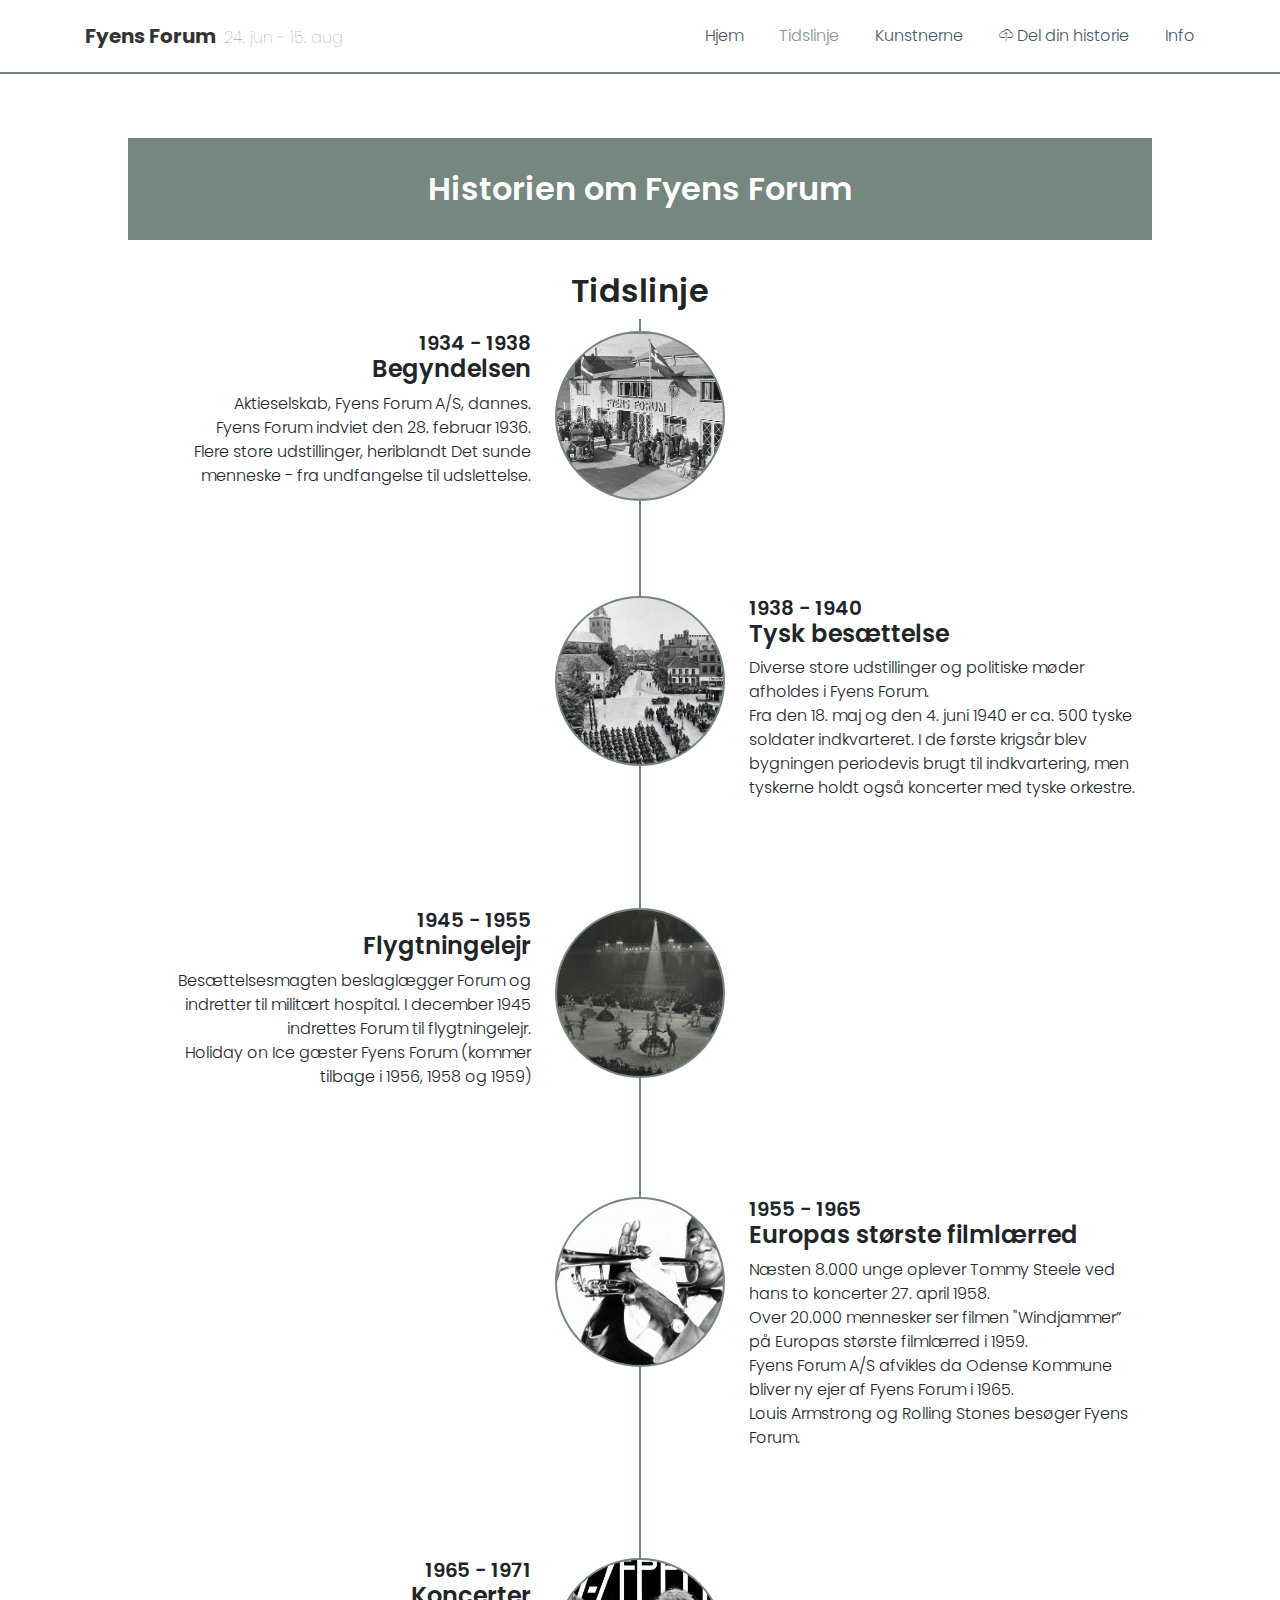
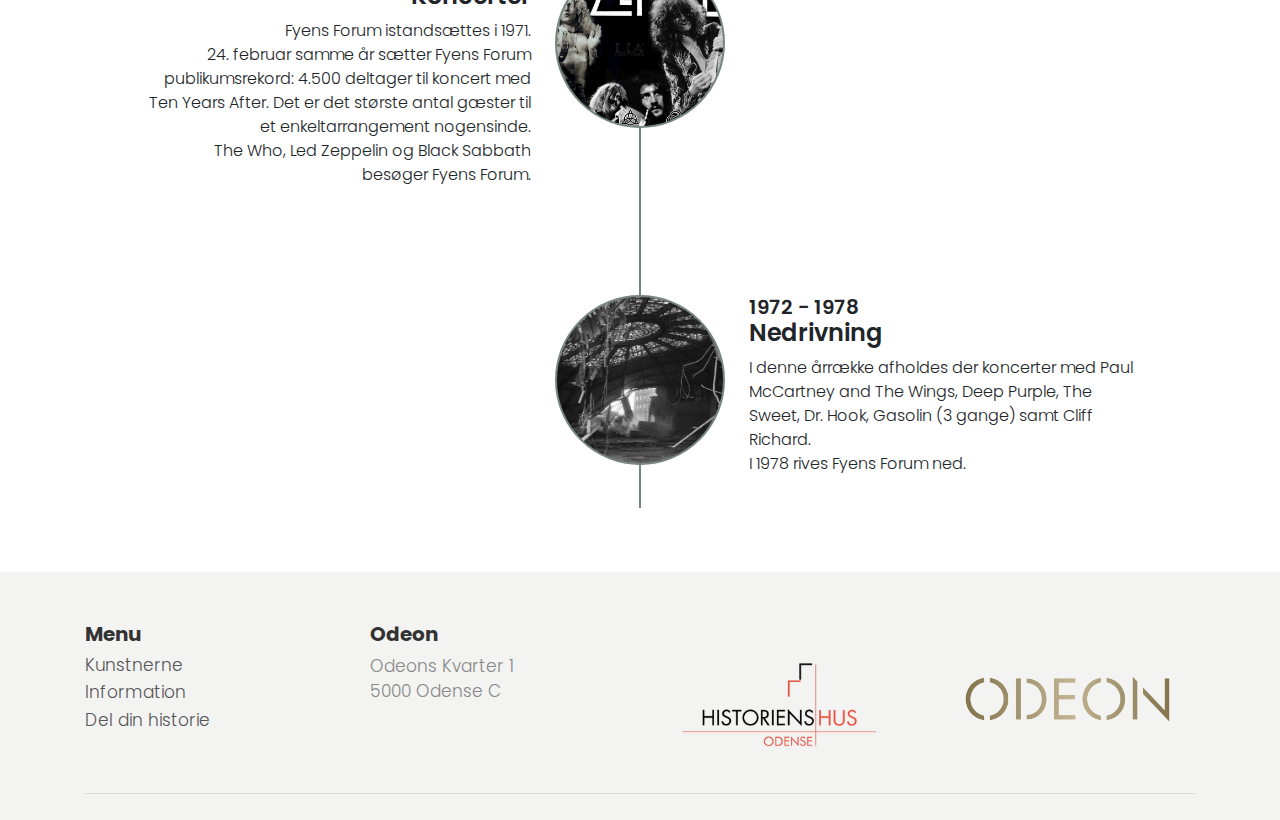
<file: udstillingen.html>
<!DOCTYPE html>
<html>

<head>
    <meta charset="utf-8">
    <meta name="viewport" content="width=device-width, initial-scale=1.0, shrink-to-fit=no">
    <title>Tidslinje | Fyens Forum</title>
    <meta property="og:type" content="website">
    <meta name="description" content="Den 24. juni 2019 kl. 15.30 åbner ODEON i samarbejde med Historiens Hus dørene op for udstillingen, der hylder Fyens Forum, Odenses største udstillingssted i perioden 1936 til 1978.">
    <meta property="og:image" content="assets/img/hero_image.png">
    <link rel="stylesheet" href="assets/bootstrap/css/bootstrap.min.css">
    <link rel="stylesheet" href="assets/fonts/font-awesome.min.css">
    <link rel="stylesheet" href="assets/fonts/ionicons.min.css">
    <link rel="stylesheet" href="assets/fonts/simple-line-icons.min.css">
    <link rel="stylesheet" href="https://fonts.googleapis.com/css?family=Poppins:300,400,600">
    <link rel="stylesheet" href="assets/css/Footer.css">
    <link rel="stylesheet" href="assets/css/kunstnere-tidslinje-component.css">
    <link rel="stylesheet" href="assets/css/Navigation-Clean.css">
    <link rel="stylesheet" href="assets/css/styles.css">
    <link rel="stylesheet" href="assets/css/timeline.css">
</head>

<body>
    <nav class="navbar navbar-light navbar-expand-md sticky-top navigation-clean">
        <div class="container"><a class="navbar-brand" href="index.html">Fyens Forum&nbsp;<span class="d-block float-right" style="font-weight: 100;color: #76877F;margin-left: 4px;font-size: 16px;margin-top: 5px;">24. jun - 15. aug</span></a><button data-toggle="collapse" class="navbar-toggler"
                data-target="#navcol-1"><span class="sr-only">Toggle navigation</span><span class="navbar-toggler-icon"></span></button>
            <div class="collapse navbar-collapse" id="navcol-1">
                <ul class="nav navbar-nav ml-auto">
                    <li class="nav-item" role="presentation"><a class="nav-link" href="index.html">Hjem</a></li>
                    <li class="nav-item" role="presentation"><a class="nav-link active" href="udstillingen.html">Tidslinje</a></li>
                    <li class="nav-item" role="presentation"><a class="nav-link" href="kunstnerne.html">Kunstnerne</a></li>
                    <li class="nav-item" role="presentation"><a class="nav-link" href="delhistorie.html">Del din historie<i class="icon ion-ios-cloud-upload-outline float-left" style="margin-right: 4px;"></i></a></li>
                    <li class="nav-item" role="presentation"></li>
                    <li class="nav-item" role="presentation"><a class="nav-link" href="info.html">Info</a></li>
                </ul>
            </div>
        </div>
    </nav>
    <main>
        <section style="margin: 0 10%;clear: both;">
            <h2 class="text-center heading-block">Historien om Fyens Forum</h2>
            <div class="container">
                <div class="row">
                    <div class="col text-center">
                        <h2 class="section-heading">Tidslinje</h2>
                    </div>
                </div>
                <div class="row">
                    <div class="col">
                        <ul class="list-group timeline">
                            <li class="list-group-item">
                                <div class="timeline-image" style="background-image: url(&quot;assets/img/fasade.jpg&quot;);background-position: center;background-size: cover;"></div>
                                <div class="timeline-panel">
                                    <div class="timeline-heading">
                                        <h5>1934 - 1938</h5>
                                        <h4 class="subheading">Begyndelsen</h4>
                                    </div>
                                    <div class="timeline-body">
                                        <p>Aktieselskab, Fyens Forum A/S, dannes.<br>Fyens Forum indviet den 28. februar 1936.<br>&nbsp; &nbsp; &nbsp;Flere store udstillinger, heriblandt Det sunde menneske - fra undfangelse til udslettelse.</p>
                                    </div>
                                </div>
                            </li>
                            <li class="list-group-item timeline-inverted">
                                <div class="timeline-image" style="background-color: rgb(255,68,51);background-image: url(&quot;assets/img/besættelsen.jpg&quot;);background-size: cover;background-repeat: no-repeat;background-position: center;"></div>
                                <div class="timeline-panel">
                                    <div class="timeline-heading">
                                        <h5>1938 - 1940 </h5>
                                        <h4 class="subheading">Tysk besættelse</h4>
                                    </div>
                                    <div class="timeline-body">
                                        <p>Diverse store udstillinger og politiske møder afholdes i Fyens Forum.<br>Fra den 18. maj og den 4. juni 1940 er ca. 500 tyske soldater indkvarteret. I de første krigsår blev bygningen periodevis brugt til indkvartering,
                                            men tyskerne holdt også koncerter med tyske orkestre.</p>
                                    </div>
                                </div>
                            </li>
                            <li class="list-group-item">
                                <div class="timeline-image" style="background-color: rgb(255,68,51);background-image: url(&quot;assets/img/ice.jpg&quot;);background-size: cover;background-position: center;"></div>
                                <div class="timeline-panel">
                                    <div class="timeline-heading">
                                        <h5>1945 - 1955 </h5>
                                        <h4 class="subheading">Flygtningelejr</h4>
                                    </div>
                                    <div class="timeline-body">
                                        <p>Besættelsesmagten beslaglægger Forum og indretter til militært hospital. I december 1945 indrettes Forum til flygtningelejr. <br>Holiday on Ice gæster Fyens Forum (kommer tilbage i 1956, 1958 og 1959)</p>
                                    </div>
                                </div>
                            </li>
                            <li class="list-group-item timeline-inverted">
                                <div class="timeline-image" style="background-color: rgb(255,68,51);background-image: url(&quot;assets/img/LouisArmstrong600px.jpg&quot;);background-size: cover;background-position: center;"></div>
                                <div class="timeline-panel">
                                    <div class="timeline-heading">
                                        <h5>1955 - 1965 </h5>
                                        <h4 class="subheading">Europas største filmlærred</h4>
                                    </div>
                                    <div class="timeline-body">
                                        <p>Næsten 8.000 unge oplever Tommy Steele ved hans to koncerter 27. april 1958. <br>Over 20.000 mennesker ser filmen "Windjammer” på Europas største filmlærred i 1959. <br>Fyens Forum A/S afvikles da Odense Kommune
                                            bliver ny ejer af Fyens Forum i 1965.<br>Louis Armstrong og Rolling Stones besøger Fyens Forum.&nbsp;</p>
                                    </div>
                                </div>
                            </li>
                            <li class="list-group-item">
                                <div class="timeline-image" style="background-color: rgb(255,68,51);background-image: url(&quot;assets/img/Led-Zeppelin1.jpg&quot;);background-size: cover;background-position: center;"></div>
                                <div class="timeline-panel">
                                    <div class="timeline-heading">
                                        <h5>1965 - 1971 </h5>
                                        <h4 class="subheading">Koncerter</h4>
                                    </div>
                                    <div class="timeline-body">
                                        <p>Fyens Forum istandsættes i 1971.<br>&nbsp; &nbsp; 24. februar samme år sætter Fyens Forum publikumsrekord: 4.500 deltager til koncert med Ten Years After. Det er det største antal gæster til et enkeltarrangement
                                            nogensinde.<br>&nbsp; &nbsp; The Who, Led Zeppelin og Black Sabbath besøger Fyens Forum.</p>
                                    </div>
                                </div>
                            </li>
                            <li class="list-group-item timeline-inverted">
                                <div class="timeline-image" style="background-color: rgb(255,68,51);background-image: url(&quot;assets/img/nedrivning.jpg&quot;);background-size: cover;background-position: center;"></div>
                                <div class="timeline-panel">
                                    <div class="timeline-heading">
                                        <h5>1972 - 1978 </h5>
                                        <h4 class="subheading">Nedrivning</h4>
                                    </div>
                                    <div class="timeline-body">
                                        <p>I denne årrække afholdes der koncerter med Paul McCartney and The Wings, Deep Purple, The Sweet, Dr. Hook, Gasolin (3 gange) samt Cliff Richard.&nbsp;<br>I 1978 rives Fyens Forum ned.</p>
                                    </div>
                                </div>
                            </li>
                        </ul>
                    </div>
                </div>
            </div>
        </section>
    </main>
    <footer class="page-footer">
        <div class="container">
            <div class="row">
                <div class="col-6 col-md-3 col-lg-3">
                    <h4>Menu</h4>
                    <ul class="footer-links">
                        <li><a href="koncerter.html" style="font-size: 17px;">Kunstnerne</a></li>
                        <li><a href="info.html" style="font-size: 17px;">Information</a></li>
                        <li><a href="delhistorie.html" style="font-size: 17px;">Del din historie</a></li>
                    </ul>
                </div>
                <div class="col-6 col-md-3 col-lg-3">
                    <h4>Odeon</h4>
                    <p style="font-size: 17px;">Odeons Kvarter 1<br>5000 Odense C<br></p>
                </div>
                <div class="col-6 col-md-3 col-lg-3" style="background-size: cover;background-repeat: no-repeat;background-position: center;background-image: url(&quot;assets/img/historiens_hus.png&quot;);">
                    <ul class="footer-links"></ul>
                </div>
                <div class="col-6 col-md-3 col-lg-3" style="background-position: center;background-size: contain;background-repeat: no-repeat;background-image: url(&quot;assets/img/Odeon_Logo2015_RGB_Main.png&quot;);">
                    <ul class="footer-links"></ul>
                </div>
            </div>
            <hr>
        </div><script language='javascript'>
   /*
    const selectedFile = document.getElementById('fil-input').files[0].name;
    alert(selectedFile);
    
    
    function myFunction(val) {
     alert("The input value has changed. The new value is: " + val);
      }
    */
    var fileInput = document.getElementById('fil-input'),
        besked = document.getElementById('upload-klar-besked');
        fileInput.addEventListener("change", upload_besked);
    
    function upload_besked() {
        besked.style.opacity = '1';
          // Use a regular expression to pull the file name only
        var fileName = fileInput.value.split(/(\\|\/)/g).pop();
        besked.innerHTML = "Filen ''" + fileName + "'' er klar til upload!";
    }
    
    /* document.getElementById('fil-input') */
</script></footer>
    <script src="assets/js/jquery.min.js"></script>
    <script src="assets/bootstrap/js/bootstrap.min.js"></script>
</body>

</html>
</file>
<file: assets/css/Footer.css>
.page-footer {
  background-color: #f3f3f2;
  padding-top: 50px;
  padding-bottom: 10px;
  margin-top: 64px;
}

.page-footer h4 {
  color: #333333;
  font-size: 20px;
  font-weight: bold;
}

.page-footer p {
  color: #888;
  font-size: 11px;
}

.page-footer .footer-links {
  list-style: none;
  padding: 0;
  margin-bottom: 45px;
  word-break: break-all;
}

.page-footer .footer-links a {
  color: #555;
  font-size: 11px;
}

.page-footer .footer-links li {
  margin-bottom: 5px;
  line-height: 1.3;
}
</file>
<file: assets/css/kunstnere-tidslinje-component.css>
.image {
  background-attachment: fixed;
  box-shadow: inset 0px 0px 4px -2px #333;
  border-bottom: 2px solid #fff;
}

.display-1.text-right {
  float: right;
  margin-top: -25vh!important;
  right: 0;
  text-shadow: 2px 2px 10px #000;
  line-height: .9em;
}

.sepia-overlay {
  background-image: linear-gradient(to bottom,rgba(86,26,15,.1),rgba(86,26,15,.2));
}
</file>
<file: assets/css/Navigation-Clean.css>
.navigation-clean {
  background: #fff;
  padding-top: .75rem;
  padding-bottom: .75rem;
  color: #333;
  border-radius: 0;
  box-shadow: none;
  margin-bottom: 0;
  border-bottom: 2px solid #76877F;
}

@media (min-width:768px) {
  .navigation-clean {
    padding-top: 1rem;
    padding-bottom: 1rem;
  }
}

.navigation-clean .navbar-brand {
  font-weight: bold;
  color: inherit;
}

.navigation-clean .navbar-brand:hover {
  color: #222;
}

.navigation-clean .navbar-toggler {
  border-color: #ddd;
}

.navigation-clean .navbar-toggler:hover, .navigation-clean .navbar-toggler:focus {
  background: none;
}

.navigation-clean .navbar-toggler {
  color: #888;
}

.navigation-clean .navbar-collapse, .navigation-clean .form-inline {
  border-top-color: #ddd;
}

.navigation-clean.navbar-light .navbar-nav .nav-link.active, .navigation-clean.navbar-light .navbar-nav .nav-link.active:focus, .navigation-clean.navbar-light .navbar-nav .nav-link.active:hover {
  color: #8f8f8f;
  box-shadow: none;
  background: none;
  pointer-events: none;
}

.navigation-clean.navbar .navbar-nav .nav-link {
  padding-left: 18px;
  padding-right: 18px;
}

.navigation-clean.navbar-light .navbar-nav .nav-link {
  color: #465765;
}

.navigation-clean.navbar-light .navbar-nav .nav-link:focus, .navigation-clean.navbar-light .navbar-nav .nav-link:hover {
  color: #37434d !important;
  background-color: transparent;
}

.navigation-clean .navbar-nav > li > .dropdown-menu {
  margin-top: -5px;
  box-shadow: none;
  background-color: #fff;
  border-radius: 2px;
}

.navigation-clean .dropdown-menu .dropdown-item:focus, .navigation-clean .dropdown-menu .dropdown-item {
  line-height: 2;
  color: #37434d;
}

.navigation-clean .dropdown-menu .dropdown-item:focus, .navigation-clean .dropdown-menu .dropdown-item:hover {
  background: #eee;
  color: inherit;
}
</file>
<file: assets/css/styles.css>
.hero-heading {
  background-color: rgba(255,68,51,0.75);
  padding: 20px;
  margin-left: 10%;
}

.heading-block {
  background-color: #76877F;
  margin-bottom: 32px;
  padding: 32px 64px;
  color: #ffffff;
  margin-top: 64px;
  font-weight: 600;
}

.row .col img {
  height: 100%;
  width: 100%;
  object-fit: cover;
}

#filtype-ikoner .col i {
  float: left;
  margin-right: 10px;
  font-size: 32px;
  color: #4b4c4d;
}

#filtype-ikoner .col p {
  float: left;
  line-height: 1.3em;
  font-size: .7em;
  margin-bottom: 0;
  user-select: none;
  -webkit-user-select: none;
}

#upload-field {
  border: 2px dashed #76877F;
  border-radius: 10px;
  padding: 100px 32px 0 32px;
  height: 100%;
  width: 100%;
  transition: background-color .1s ease;
}

input[type="file"]::-webkit-file-upload-button:hover {
  text-decoration: underline;
  background-color: rgba(0,0,0,0.05);
  /*opacity: 0;*/
}

input[type="file"]::-webkit-file-upload-button {
  text-decoration: underline;
  background-color: rgba(0,0,0,0.05);
  /*opacity: 0;*/
  /*margin-left: -110px;*/
  /*position: relative;*/
}

input[type="file"]:hover {
  cursor: pointer;
}

input[type="file"] {
  /*text-decoration: underline;*/
  position: absolute;
  top: 16px;
  left: 16px;
  height: calc(100% - 32px);
  width: calc(100% - 20px);
  opacity: 0;
}

input[type="file"]:active #upload-field i {
  /*text-decoration: underline;*/
  position: absolute;
  top: 0;
  left: 10%;
  height: 100%;
  width: 89%;
  opacity: 0;
}

#upload-field:hover #gennemse-filer {
  font-size: 24px;
  transition: font-size .2s ease-in-out;
}

#upload-field:hover #icon-cloud-upload {
  font-size: 90px;
  transition: font-size .2s ease-in-out;
}

#icon-cloud-upload {
  font-size: 115px;
  color: #4b4c4d;
  transition: font-size .2s ease-in-out;
}

.form-input-fields {
  padding: 32px;
  border: 2px solid #76877F;
}

#filtype-ikoner {
  position: absolute;
  bottom: 32px;
  left: 20px;
  width: calc(100% - 18px);
  opacity: 0.5;
}

#allowed-files {
  margin-left: 16px;
  font-size: .8em!important;
  padding-bottom: 8px;
}

.fieldset-heading {
  position: absolute;
  top: 0px;
  font-size: 24px;
  line-height: 1;
  margin: 0 0 -.875rem -4px;
  background: #fff;
  padding: 4px;
  color: #4b4c4d;
}

#gennemse-filer {
  transition: font-size .2s ease;
}

#terms-wrapper {
  /*margin: 32px 0;*/
}

#terms-wrapper .form-row {
  margin: 16px 0;
}

#del-historie-knap {
  padding: 30px 60px;
  margin: auto;
  background-color: rgba(255,68,51,0.75);
  border-color: inherit;
}

.left-col {
  padding: 16px 16px 16px 5px!important;
}

.right-col {
  padding: 16px 5px 16px 16px!important;
}

* {
  font-family: 'Poppins', sans-serif;
}

p {
  font-weight: 300;
}

p bold {
  font-weight: 600;
}

#filtype-ikoner:hover {
  cursor: pointer;
}

strong {
  font-weight: 600;
}

#upload-klar-besked {
  background-color: lightgreen;
  padding: 2px 2%;
  opacity: 0;
  transition: opacity 1s ease;
}

.highlights-link:hover strong {
  text-decoration: underline;
  color: #000;
}

.highlights-link, .highlights-link:hover {
  text-decoration: none;
  color: #000;
}

#faq-row a {
  color: #76877F;
}

#faq-row a:hover {
  color: #76877F;
  text-decoration: none;
}

#faq-row p a:hover {
  color: #76877F;
  text-decoration: underline;
}

#faq-row .col .row {
  margin-bottom: 16px;
}

#faq-row .col .row:last-of-type {
  margin-bottom: 0;
}

#faq-row .icon {
  font-size: 48px;
  padding-bottom: 8px;
  padding-top: 8px;
}

#faq-row .col > div {
  margin-bottom: 30px;
}

.navbar-light .navbar-nav .nav-item:last-of-type .nav-link {
  padding-right: 0;
}

.navbar-light .navbar-nav .nav-item:first-of-type .nav-link {
  padding-left: 0;
}

body {
  font-weight: 300!important;
}

h1, h2, h3, h4, h5, h6 {
  font-weight: 600;
}

#faq-row p a {
  font-weight: 600;
  padding-top: 10px;
}
</file>
<file: assets/css/timeline.css>
#section-timeline .text-muted {
  color: #777;
}

section#section-timeline {
  padding: 100px 0;
}

section#section-timeline h2.section-heading {
  font-size: 40px;
  margin-top: 0;
  margin-bottom: 15px;
}

@media (min-width:768px) {
  section#section-timeline {
    padding: 150px 0;
  }
}

.timeline {
  list-style: none;
  padding: 0;
  position: relative;
}

.timeline:before {
  top: 0;
  bottom: 0;
  position: absolute;
  content: "";
  width: 2px;
  background-color: #76877F;
  left: 40px;
  margin-left: -1.5px;
}

.timeline > li {
  margin-bottom: 50px;
  position: relative;
  min-height: 50px;
}

.timeline > li:after, .timeline > li:before {
  content: " ";
  display: table;
}

.timeline > li:after {
  clear: both;
}

.timeline > li .timeline-panel {
  width: 100%;
  float: right;
  padding: 0 20px 0 100px;
  position: relative;
  text-align: left;
}

.timeline > li .timeline-panel:before {
  border-left-width: 0;
  border-right-width: 15px;
  left: -15px;
  right: auto;
}

.timeline > li .timeline-panel:after {
  border-left-width: 0;
  border-right-width: 14px;
  left: -14px;
  right: auto;
}

.timeline > li .timeline-image {
  left: 0;
  margin-left: 0;
  width: 80px;
  height: 80px;
  position: absolute;
  z-index: 100;
  background-color: #fed136;
  color: #fff;
  border-radius: 100%;
  border: 2px solid #76877F;
  text-align: center;
}

.timeline > li.timeline-inverted > .timeline-panel {
  float: right;
  text-align: left;
  padding: 0 20px 0 100px;
}

.timeline > li.timeline-inverted > .timeline-panel:before {
  border-left-width: 0;
  border-right-width: 15px;
  left: -15px;
  right: auto;
}

.timeline > li.timeline-inverted > .timeline-panel:after {
  border-left-width: 0;
  border-right-width: 14px;
  left: -14px;
  right: auto;
}

.timeline > li:last-child {
  margin-bottom: 0;
}

.timeline .timeline-heading h4 {
  margin-top: 0;
  color: inherit;
  font-weight: 600;
}

.timeline .timeline-heading h5 {
  margin: 0;
  padding: 0;
}

.timeline .timeline-heading h5.subheading {
  margin-bottom: 0;
  padding: 0;
}

.timeline .timeline-body > p, .timeline .timeline-body > ul {
  margin-bottom: 0;
}

@media (min-width:768px) {
  .timeline:before {
    left: 50%;
  }
}

@media (min-width:768px) {
  .timeline > li {
    margin-bottom: 100px;
    min-height: 100px;
  }
}

@media (min-width:768px) {
  .timeline > li .timeline-panel {
    width: 41%;
    float: left;
    padding: 0 20px 20px 30px;
    text-align: right;
  }
}

@media (min-width:768px) {
  .timeline > li .timeline-image {
    width: 100px;
    height: 100px;
    left: 50%;
    margin-left: -50px;
  }
}

@media (min-width:768px) {
  .timeline > li.timeline-inverted > .timeline-panel {
    float: right;
    text-align: left;
    padding: 0 30px 20px 20px;
  }
}

@media (min-width:992px) {
  .timeline > li .timeline-panel, .timeline > li.timeline-inverted > .timeline-panel {
    padding: 0 20px 20px;
  }
}

@media (min-width:992px) {
  .timeline > li {
    min-height: 150px;
  }
}

@media (min-width:992px) {
  .timeline > li .timeline-image {
    width: 150px;
    height: 150px;
    margin-left: -75px;
  }
}

@media (min-width:1200px) {
  .timeline > li {
    min-height: 170px;
  }
}

@media (min-width:1200px) {
  .timeline > li .timeline-panel {
    padding: 0 20px 20px 0px;
  }
}

@media (min-width:1200px) {
  .timeline > li .timeline-image {
    width: 170px;
    height: 170px;
    margin-left: -85px;
  }
}

@media (min-width:1200px) {
  .timeline > li.timeline-inverted > .timeline-panel {
    padding: 0 0px 20px 20px;
  }
}

.timeline .list-group-item {
  margin-bottom: 64px;
  /*margin-top: 64px;*/
  background-color: inherit;
  border: none;
  padding: .75rem 0;
}
</file>
